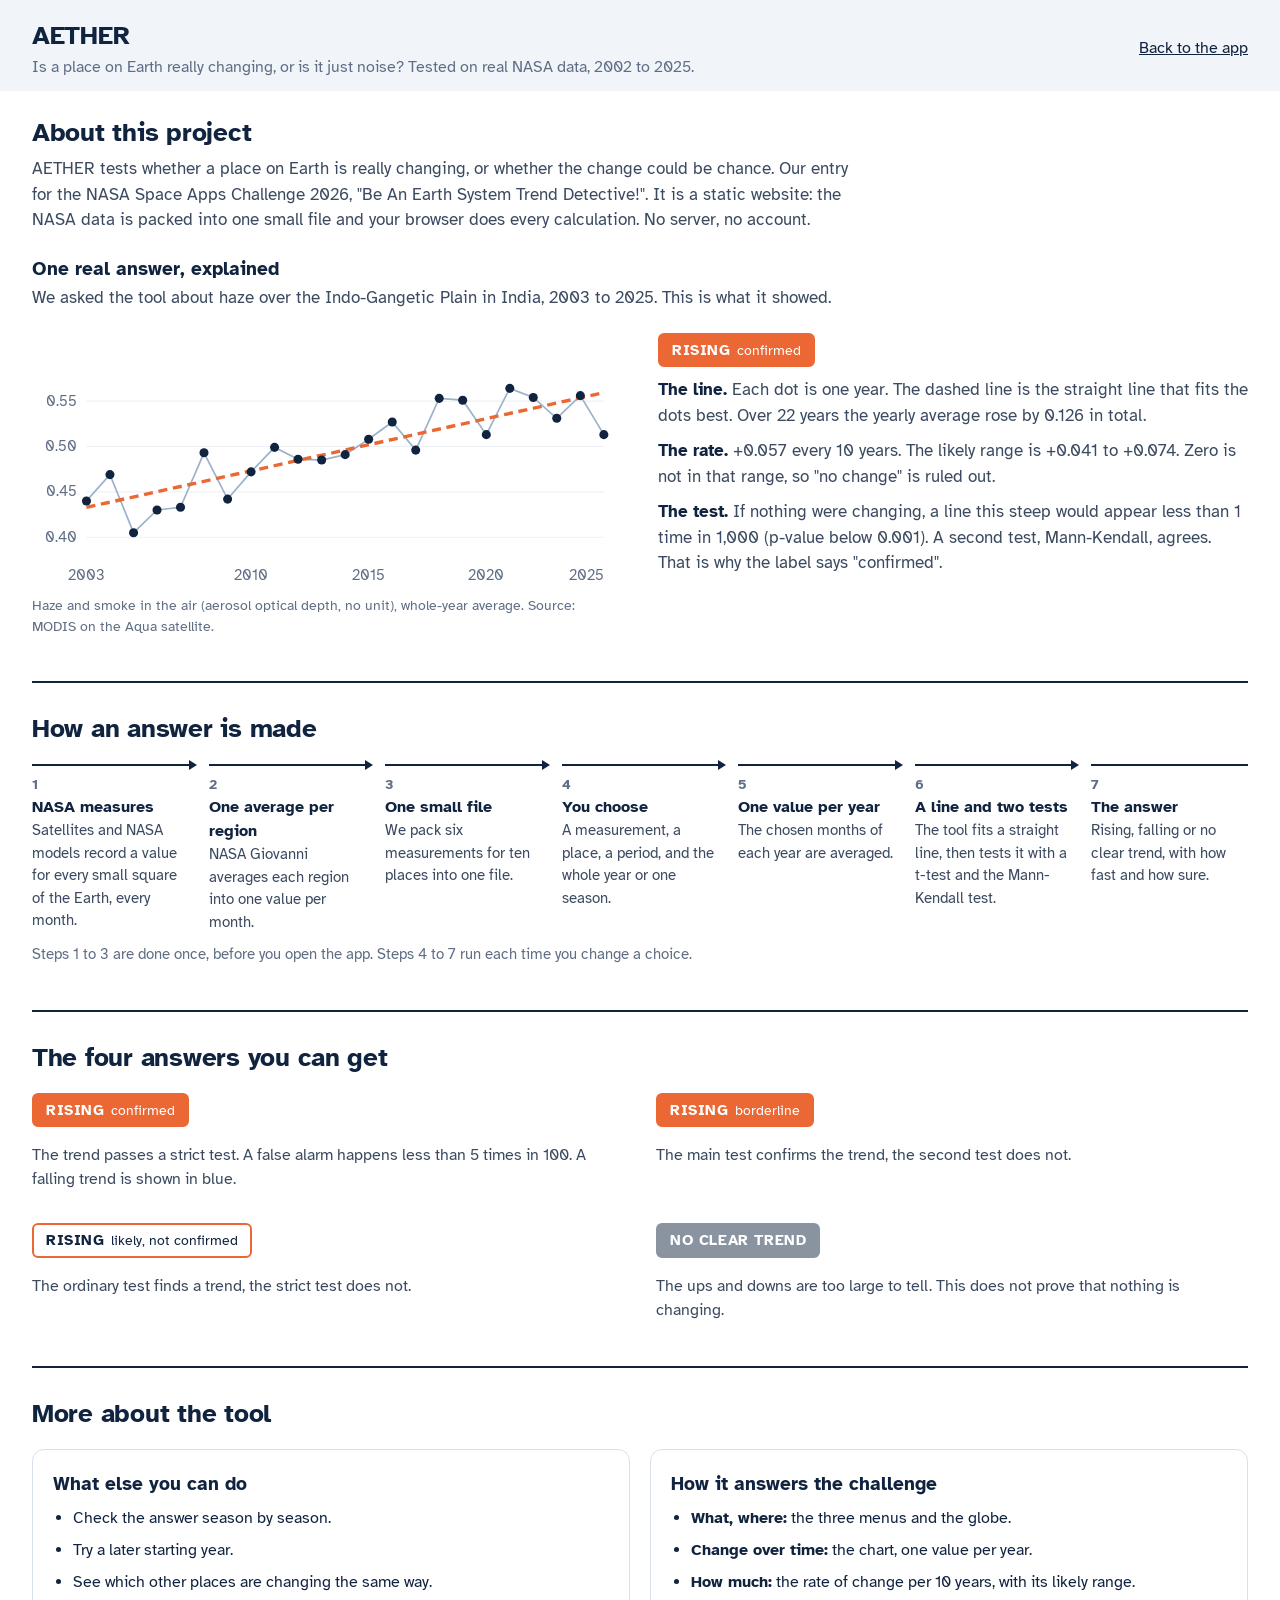
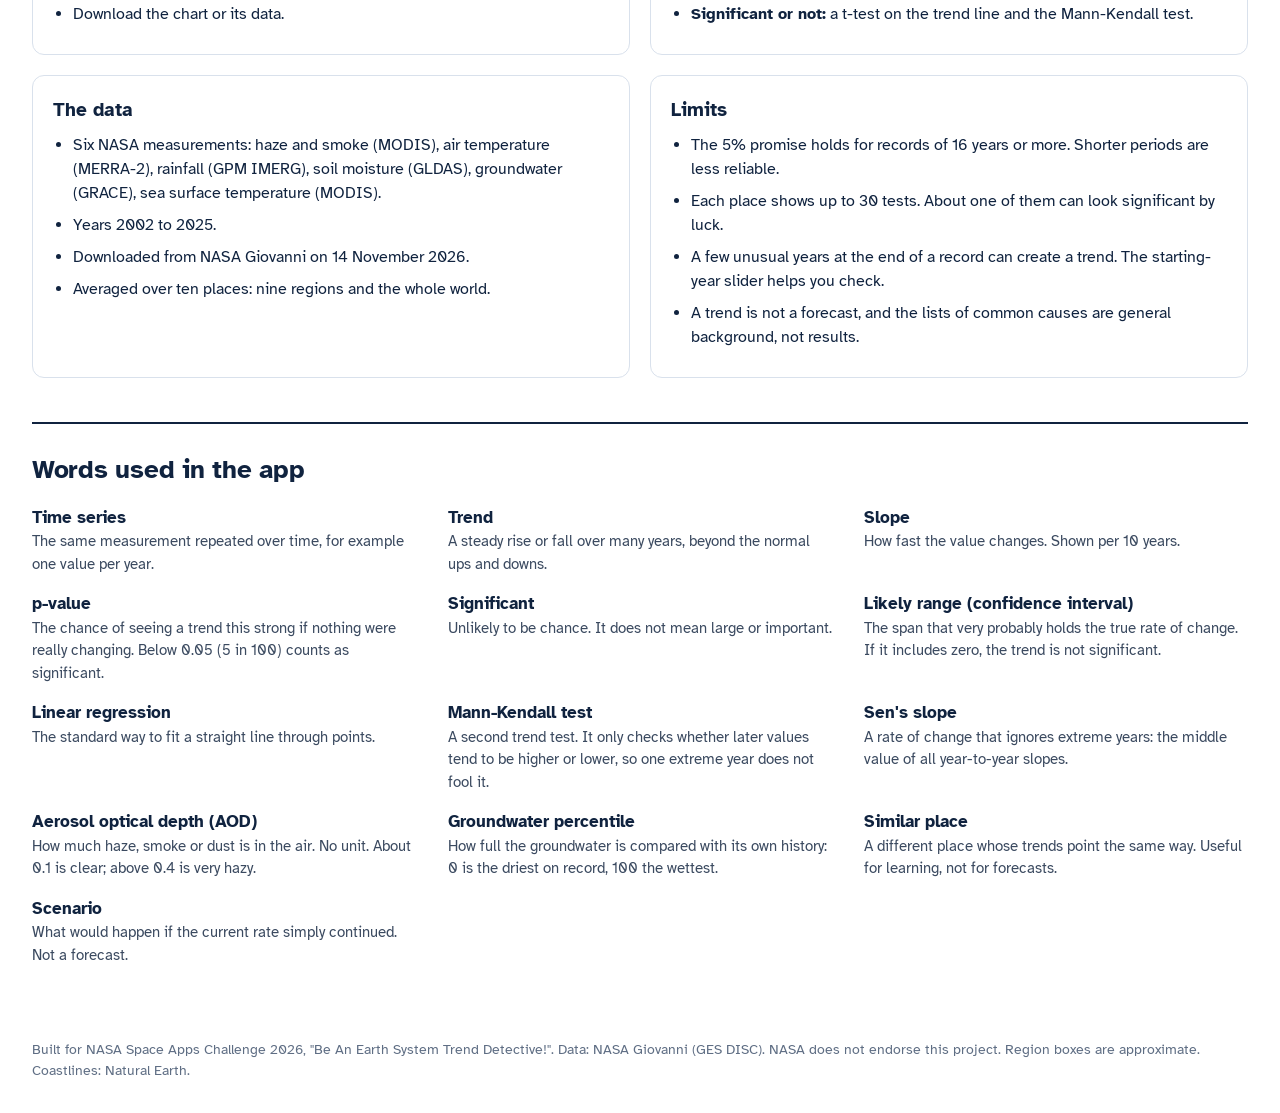
<file: about.html>
<!doctype html>
<html lang="en">
<head>
<meta charset="utf-8">
<link rel="icon" href="data:,">
<meta name="viewport" content="width=device-width, initial-scale=1">
<title>About AETHER</title>
<link rel="preconnect" href="https://fonts.googleapis.com"><link rel="preconnect" href="https://fonts.gstatic.com" crossorigin>
<link href="https://fonts.googleapis.com/css2?family=Atkinson+Hyperlegible:wght@400;700&display=swap" rel="stylesheet">
<link rel="stylesheet" href="styles.css">
<link rel="stylesheet" href="layout.css">
<style>
/* Built from the app's own classes (.cols, .deeper, .gloss, .two, .vlabel, .card); layout.css gives the shared header and page edges (--gut). */
.about{padding:22px var(--gut) 48px}
/* the little this page adds to the shared styles */
.title{font-size:26px;letter-spacing:-.01em;margin-bottom:4px}
.intro{color:var(--ink-2);max-width:75ch;margin-bottom:22px}
.h{font-size:19px;margin-bottom:2px}
.about .vlabel{font-size:15px;padding:4px 12px}
.deeper > h2{margin-bottom:16px}
.tw{overflow-x:auto;max-width:1100px;margin-bottom:30px}
.h + ul{max-width:75ch}
.boxed{gap:20px}.boxed h3{margin-bottom:8px}   /* each headed section sits in the app's .card box */
/* the workflow: a real sequence, so the steps are numbered and joined by a line with an arrowhead */
.flow{list-style:none;margin:14px 0 10px;padding:0;display:grid;grid-template-columns:repeat(auto-fit,minmax(150px,1fr));gap:24px 20px;counter-reset:s}
.flow li{position:relative;border-top:2px solid var(--ink);padding-top:8px;counter-increment:s;font-size:15px;color:var(--ink-2)}
.flow li::before{content:counter(s);display:block;font-size:14px;font-weight:700;color:var(--muted)}
.flow li:not(:last-child)::after{content:"";position:absolute;top:-6px;right:-13px;border:5px solid transparent;border-left:8px solid var(--ink)}
.flow b{display:block;font-size:16px;color:var(--ink)}
.flownote{font-size:15px;color:var(--muted)}
.h + .flow + .flownote{margin-bottom:30px}
.about th{background:var(--tint)}
.about td{vertical-align:top;color:var(--ink-2)}.about td b{color:var(--ink)}
.eg{align-items:start}
.eg p{color:var(--ink-2);max-width:60ch}.eg p + p{margin-top:10px}.eg b{color:var(--ink)}
figure{margin:0;min-width:0}
figcaption{font-size:14px;color:var(--muted);margin-top:4px}
.chart{display:block;width:100%;height:auto;font-size:13px;fill:var(--ink)}
.chart text{fill:var(--muted)}
@media (max-width:700px){.chart{font-size:18px}}   /* the chart shrinks on phones; keep its labels readable */
</style>
</head>
<body>
<header>
  <div><h1>AETHER</h1><p>Is a place on Earth really changing, or is it just noise? Tested on real NASA data, 2002 to 2025.</p></div>
  <nav aria-label="More"><a href="index.html">Back to the app</a></nav>
</header>
<main>
<div class="about">
  <h2 class="title">About this project</h2>
  <p class="intro">AETHER tests whether a place on Earth is really changing, or whether the change could be chance. Our entry for the NASA Space Apps Challenge 2026, "Be An Earth System Trend Detective!". It is a static website: the NASA data is packed into one small file and your browser does every calculation. No server, no account.</p>
  <h3 class="h">One real answer, explained</h3>
  <p class="intro">We asked the tool about haze over the Indo-Gangetic Plain in India, 2003 to 2025. This is what it showed.</p>
  <!-- Real result: stats.js analyze('igp','aod','ALL',2002,2025) on data/regions.json. -->
  <div class="two eg">
    <figure>
      <svg class="chart" viewBox="0 0 520 228" role="img" aria-label="Chart: haze over the Indo-Gangetic Plain, one point per year from 2003 to 2025, rising from about 0.43 to about 0.56 along a dashed trend line.">
      <line x1="48" x2="504" y1="180.0" y2="180.0" stroke="#EDF1F6"/><text x="40" y="184.0" text-anchor="end">0.40</text>
      <line x1="48" x2="504" y1="140.0" y2="140.0" stroke="#EDF1F6"/><text x="40" y="144.0" text-anchor="end">0.45</text>
      <line x1="48" x2="504" y1="100.0" y2="100.0" stroke="#EDF1F6"/><text x="40" y="104.0" text-anchor="end">0.50</text>
      <line x1="48" x2="504" y1="60.0" y2="60.0" stroke="#EDF1F6"/><text x="40" y="64.0" text-anchor="end">0.55</text>
      <text x="48.0" y="218" text-anchor="middle">2003</text><text x="193.1" y="218" text-anchor="middle">2010</text><text x="296.7" y="218" text-anchor="middle">2015</text><text x="400.4" y="218" text-anchor="middle">2020</text><text x="504.0" y="218" text-anchor="end">2025</text>
      <polyline fill="none" stroke="#9DB2C9" stroke-width="1.5" points="48.0,148.0 68.7,124.8 89.5,176.0 110.2,156.0 130.9,153.6 151.6,105.6 172.4,146.4 193.1,122.4 213.8,100.8 234.5,111.2 255.3,112.0 276.0,107.2 296.7,93.6 317.5,78.4 338.2,103.2 358.9,57.6 379.6,59.2 400.4,89.6 421.1,48.8 441.8,56.8 462.5,75.2 483.3,55.2 504.0,89.6"/>
      <line x1="48.0" y1="153.7" x2="504.0" y2="52.5" stroke="#eb6834" stroke-width="3" stroke-dasharray="8 5"/>
      <circle cx="48.0" cy="148.0" r="4"/><circle cx="68.7" cy="124.8" r="4"/><circle cx="89.5" cy="176.0" r="4"/><circle cx="110.2" cy="156.0" r="4"/><circle cx="130.9" cy="153.6" r="4"/><circle cx="151.6" cy="105.6" r="4"/><circle cx="172.4" cy="146.4" r="4"/><circle cx="193.1" cy="122.4" r="4"/><circle cx="213.8" cy="100.8" r="4"/><circle cx="234.5" cy="111.2" r="4"/><circle cx="255.3" cy="112.0" r="4"/><circle cx="276.0" cy="107.2" r="4"/><circle cx="296.7" cy="93.6" r="4"/><circle cx="317.5" cy="78.4" r="4"/><circle cx="338.2" cy="103.2" r="4"/><circle cx="358.9" cy="57.6" r="4"/><circle cx="379.6" cy="59.2" r="4"/><circle cx="400.4" cy="89.6" r="4"/><circle cx="421.1" cy="48.8" r="4"/><circle cx="441.8" cy="56.8" r="4"/><circle cx="462.5" cy="75.2" r="4"/><circle cx="483.3" cy="55.2" r="4"/><circle cx="504.0" cy="89.6" r="4"/>
    </svg>
      <figcaption>Haze and smoke in the air (aerosol optical depth, no unit), whole-year average. Source: MODIS on the Aqua satellite.</figcaption>
    </figure>
    <div>
      <span class="vlabel" style="--c:var(--up)">RISING<small>confirmed</small></span>
      <p><b>The line.</b> Each dot is one year. The dashed line is the straight line that fits the dots best. Over 22 years the yearly average rose by 0.126 in total.</p>
      <p><b>The rate.</b> +0.057 every 10 years. The likely range is +0.041 to +0.074. Zero is not in that range, so "no change" is ruled out.</p>
      <p><b>The test.</b> If nothing were changing, a line this steep would appear less than 1 time in 1,000 (p-value below 0.001). A second test, Mann-Kendall, agrees. That is why the label says "confirmed".</p>
    </div>
  </div>
  <div class="deeper">
    <h2>How an answer is made</h2>
    <ol class="flow">
      <li><b>NASA measures</b>Satellites and NASA models record a value for every small square of the Earth, every month.</li>
      <li><b>One average per region</b>NASA Giovanni averages each region into one value per month.</li>
      <li><b>One small file</b>We pack six measurements for ten places into one file.</li>
      <li><b>You choose</b>A measurement, a place, a period, and the whole year or one season.</li>
      <li><b>One value per year</b>The chosen months of each year are averaged.</li>
      <li><b>A line and two tests</b>The tool fits a straight line, then tests it with a t-test and the Mann-Kendall test.</li>
      <li><b>The answer</b>Rising, falling or no clear trend, with how fast and how sure.</li>
    </ol>
    <p class="flownote">Steps 1 to 3 are done once, before you open the app. Steps 4 to 7 run each time you change a choice.</p>
  </div>
  <div class="deeper">
    <h2>The four answers you can get</h2>
    <div class="cols">
      <section><span class="vlabel" style="--c:var(--up)">RISING<small>confirmed</small></span><p class="story">The trend passes a strict test. A false alarm happens less than 5 times in 100. A falling trend is shown in blue.</p></section>
      <section><span class="vlabel" style="--c:var(--up)">RISING<small>borderline</small></span><p class="story">The main test confirms the trend, the second test does not.</p></section>
      <section><span class="vlabel likely" style="--c:var(--up)">RISING<small>likely, not confirmed</small></span><p class="story">The ordinary test finds a trend, the strict test does not.</p></section>
      <section><span class="vlabel" style="--c:var(--flat)">NO CLEAR TREND</span><p class="story">The ups and downs are too large to tell. This does not prove that nothing is changing.</p></section>
    </div>
  </div>
  <div class="deeper">
    <h2>More about the tool</h2>
    <div class="cols boxed">
        <section class="card"><h3>What else you can do</h3><ul class="clean"><li>Check the answer season by season.</li><li>Try a later starting year.</li><li>See which other places are changing the same way.</li><li>Download the chart or its data.</li></ul></section>
        <section class="card"><h3>How it answers the challenge</h3><ul class="clean"><li><b>What, where:</b> the three menus and the globe.</li><li><b>Change over time:</b> the chart, one value per year.</li><li><b>How much:</b> the rate of change per 10 years, with its likely range.</li><li><b>Significant or not:</b> a t-test on the trend line and the Mann-Kendall test.</li></ul></section>
        <section class="card"><h3>The data</h3><ul class="clean"><li>Six NASA measurements: haze and smoke (MODIS), air temperature (MERRA-2), rainfall (GPM IMERG), soil moisture (GLDAS), groundwater (GRACE), sea surface temperature (MODIS).</li><li>Years 2002 to 2025.</li><li>Downloaded from NASA Giovanni on 14 November 2026.</li><li>Averaged over ten places: nine regions and the whole world.</li></ul></section>
        <section class="card"><h3>Limits</h3><ul class="clean"><li>The 5% promise holds for records of 16 years or more. Shorter periods are less reliable.</li><li>Each place shows up to 30 tests. About one of them can look significant by luck.</li><li>A few unusual years at the end of a record can create a trend. The starting-year slider helps you check.</li><li>A trend is not a forecast, and the lists of common causes are general background, not results.</li></ul></section>
    </div>
  </div>
  <div class="deeper">
    <h2>Words used in the app</h2>
    <dl class="gloss">
      <div><dt>Time series</dt><dd>The same measurement repeated over time, for example one value per year.</dd></div>
      <div><dt>Trend</dt><dd>A steady rise or fall over many years, beyond the normal ups and downs.</dd></div>
      <div><dt>Slope</dt><dd>How fast the value changes. Shown per 10 years.</dd></div>
      <div><dt>p-value</dt><dd>The chance of seeing a trend this strong if nothing were really changing. Below 0.05 (5 in 100) counts as significant.</dd></div>
      <div><dt>Significant</dt><dd>Unlikely to be chance. It does not mean large or important.</dd></div>
      <div><dt>Likely range (confidence interval)</dt><dd>The span that very probably holds the true rate of change. If it includes zero, the trend is not significant.</dd></div>
      <div><dt>Linear regression</dt><dd>The standard way to fit a straight line through points.</dd></div>
      <div><dt>Mann-Kendall test</dt><dd>A second trend test. It only checks whether later values tend to be higher or lower, so one extreme year does not fool it.</dd></div>
      <div><dt>Sen's slope</dt><dd>A rate of change that ignores extreme years: the middle value of all year-to-year slopes.</dd></div>
      <div><dt>Aerosol optical depth (AOD)</dt><dd>How much haze, smoke or dust is in the air. No unit. About 0.1 is clear; above 0.4 is very hazy.</dd></div>
      <div><dt>Groundwater percentile</dt><dd>How full the groundwater is compared with its own history: 0 is the driest on record, 100 the wettest.</dd></div>
      <div><dt>Similar place</dt><dd>A different place whose trends point the same way. Useful for learning, not for forecasts.</dd></div>
      <div><dt>Scenario</dt><dd>What would happen if the current rate simply continued. Not a forecast.</dd></div>
    </dl>
  </div>
</div>
</main>
<footer>Built for NASA Space Apps Challenge 2026, "Be An Earth System Trend Detective!". Data: NASA Giovanni (GES DISC). NASA does not endorse this project. Region boxes are approximate. Coastlines: Natural Earth.</footer>
</body>
</html>
</file>
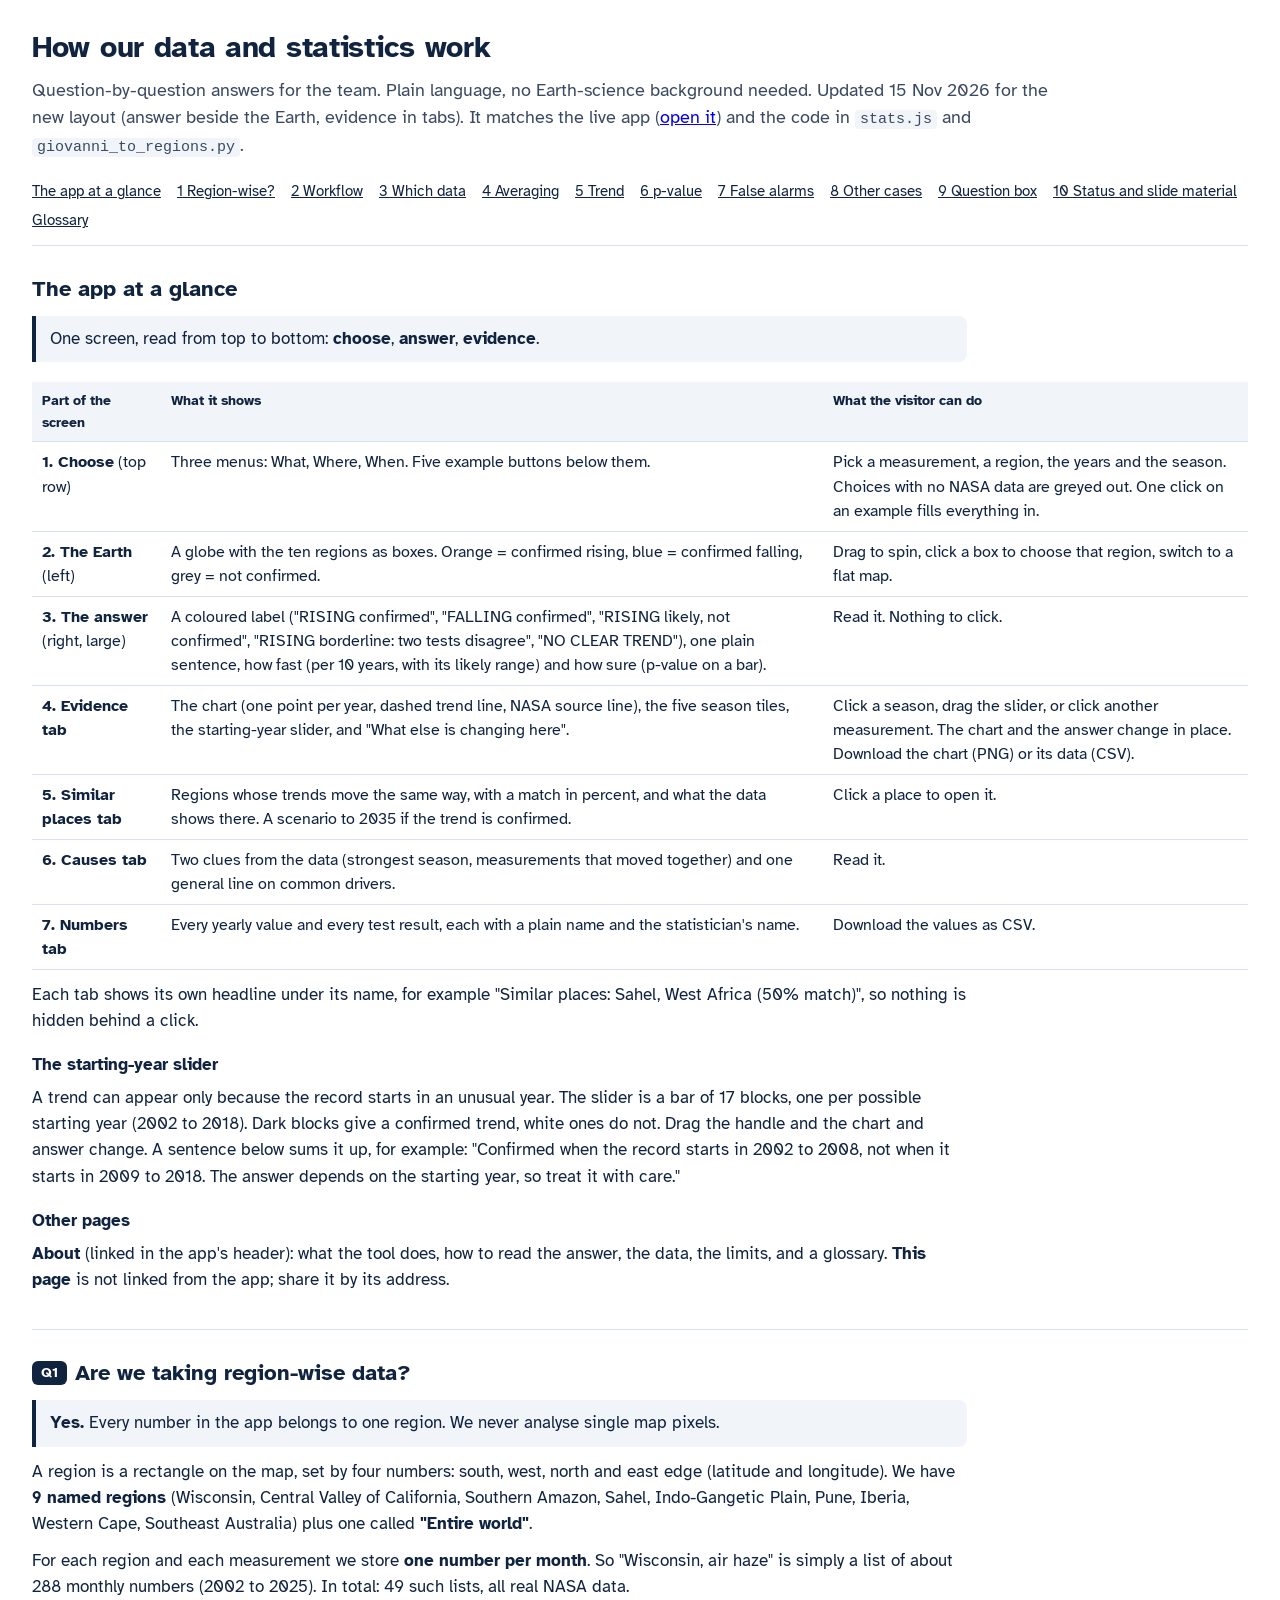
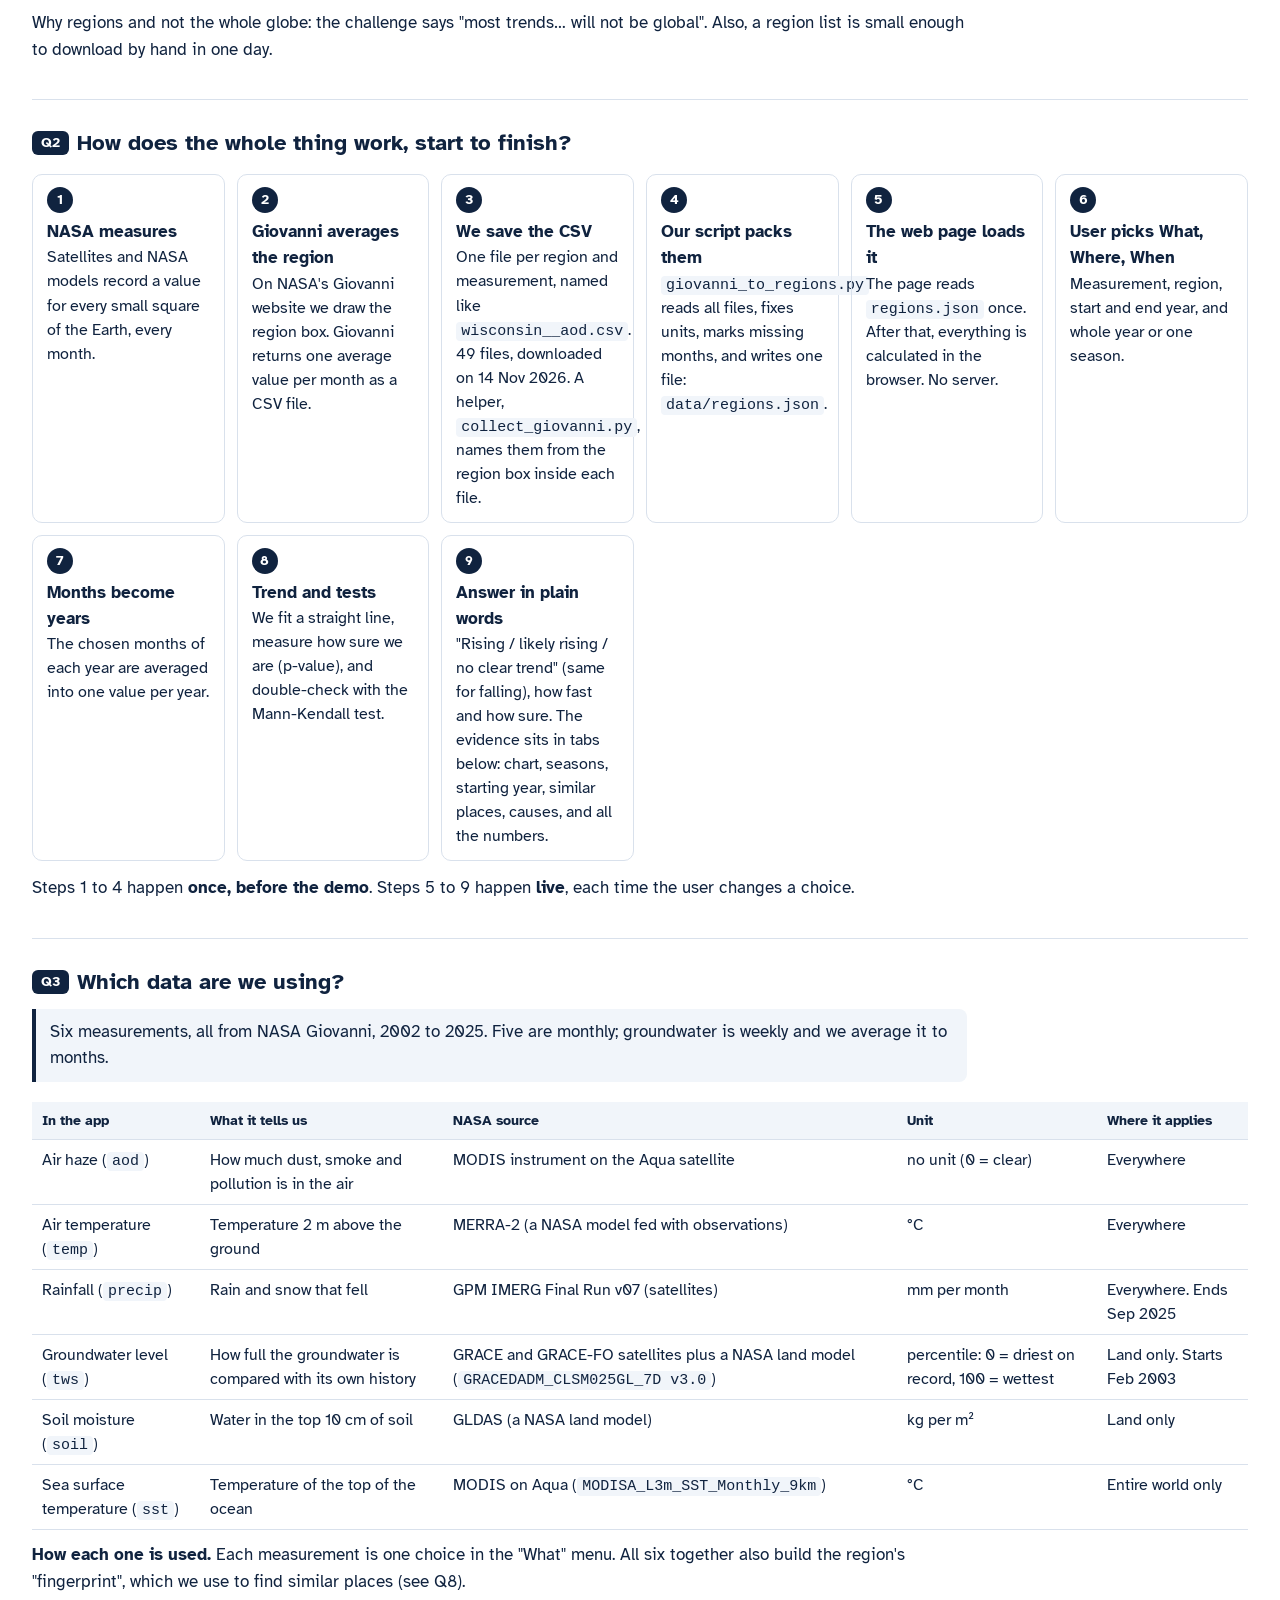
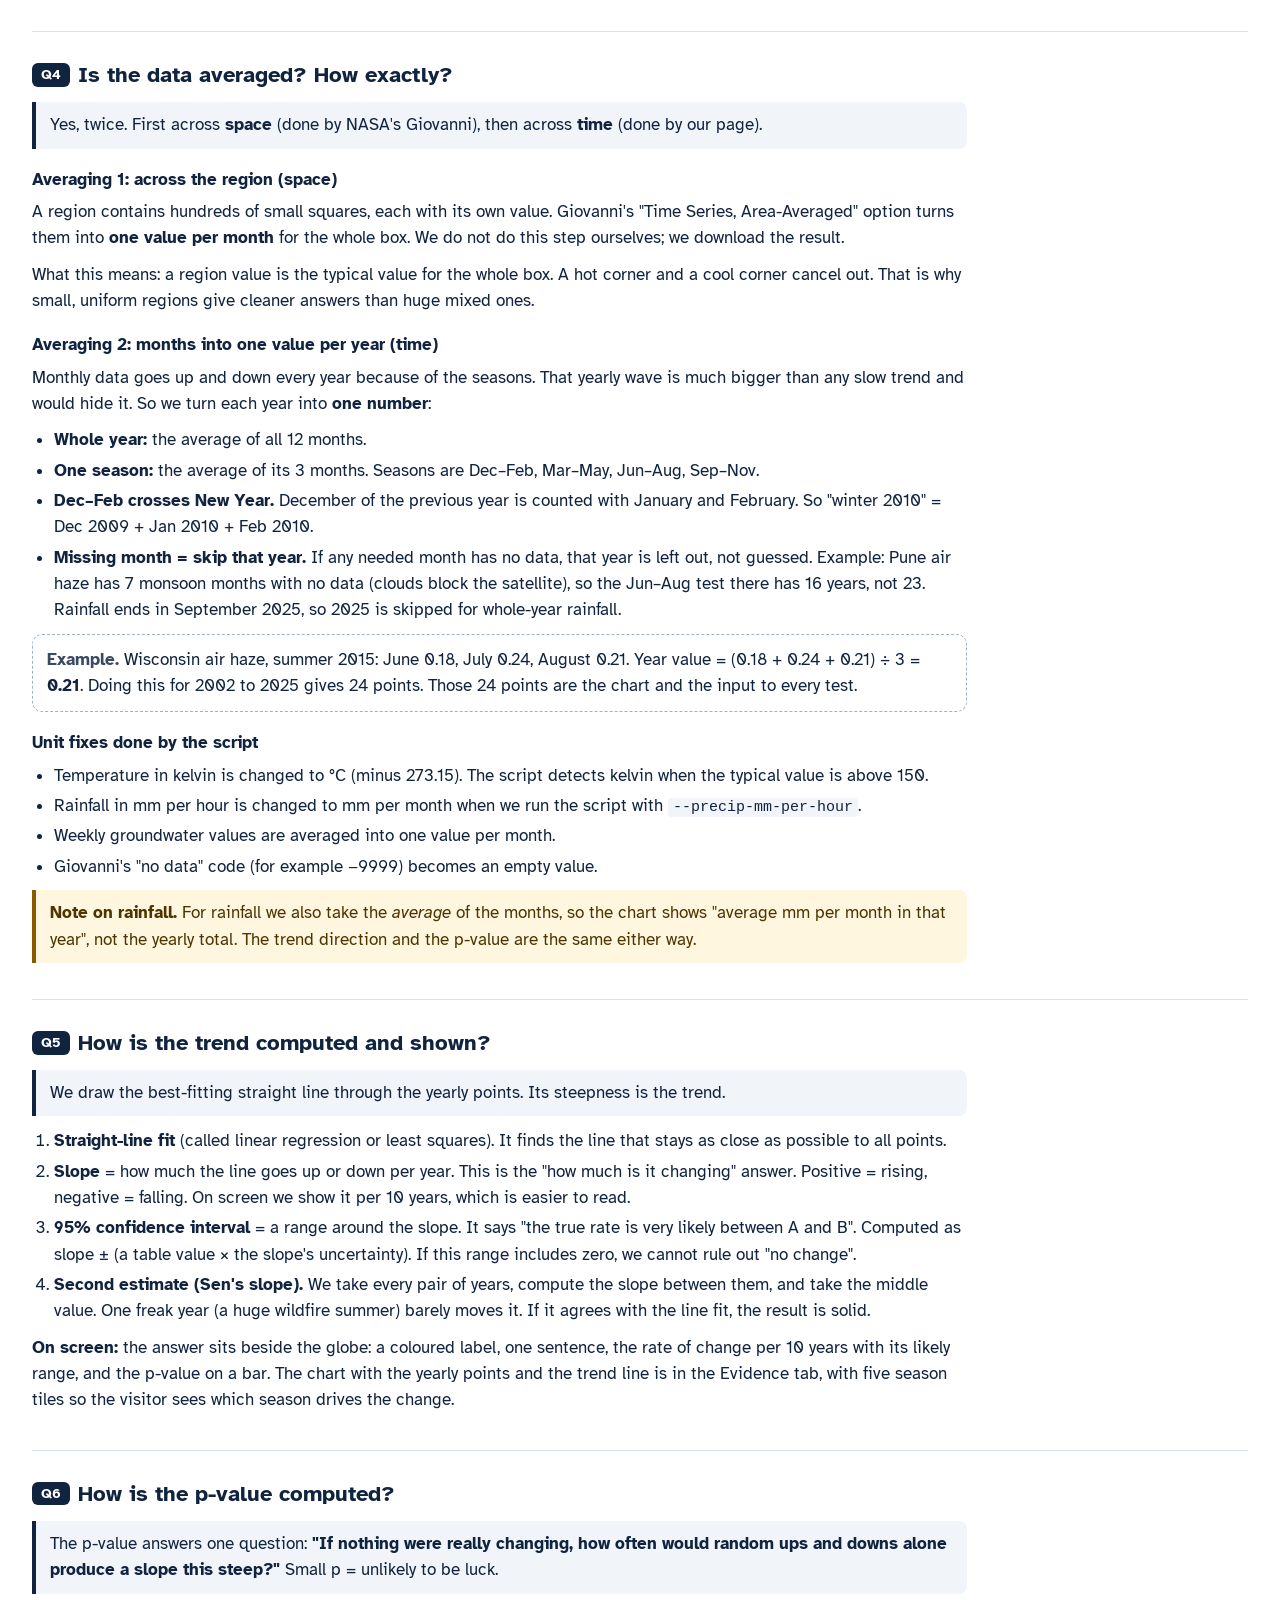
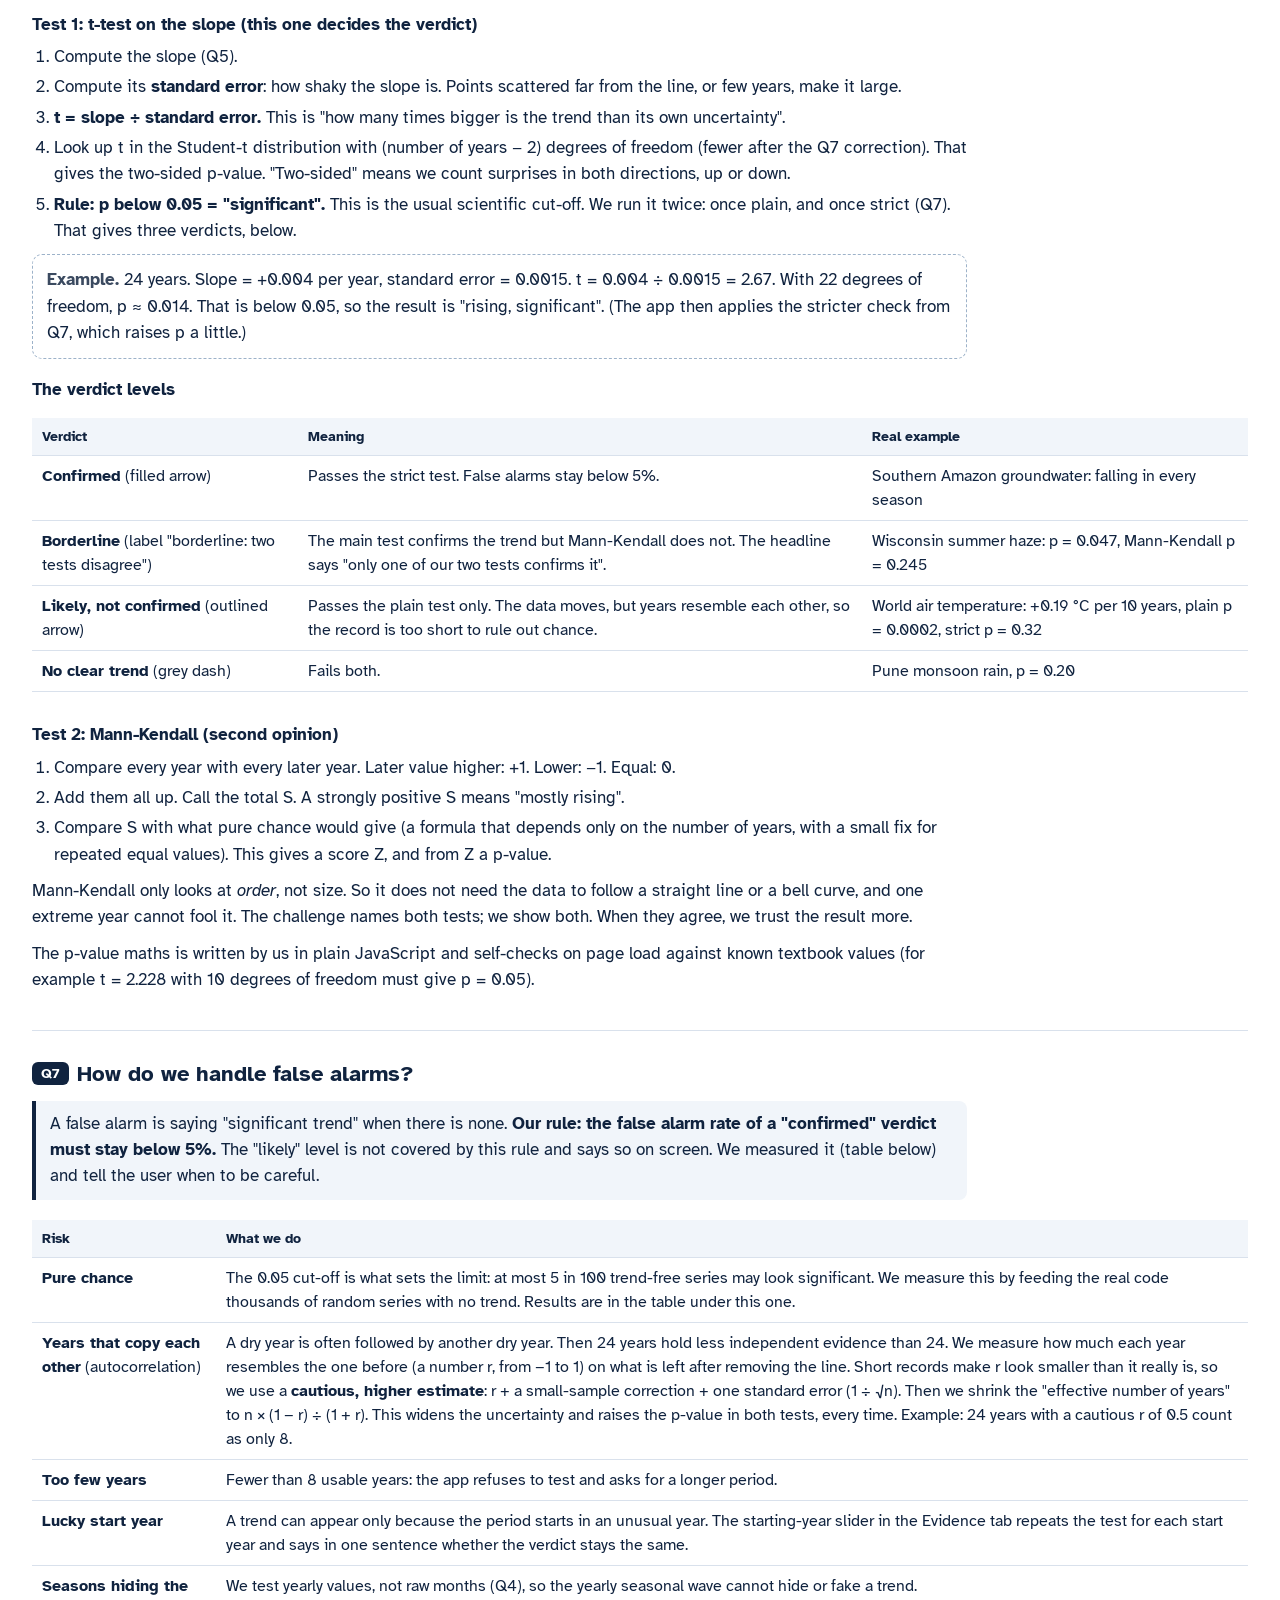
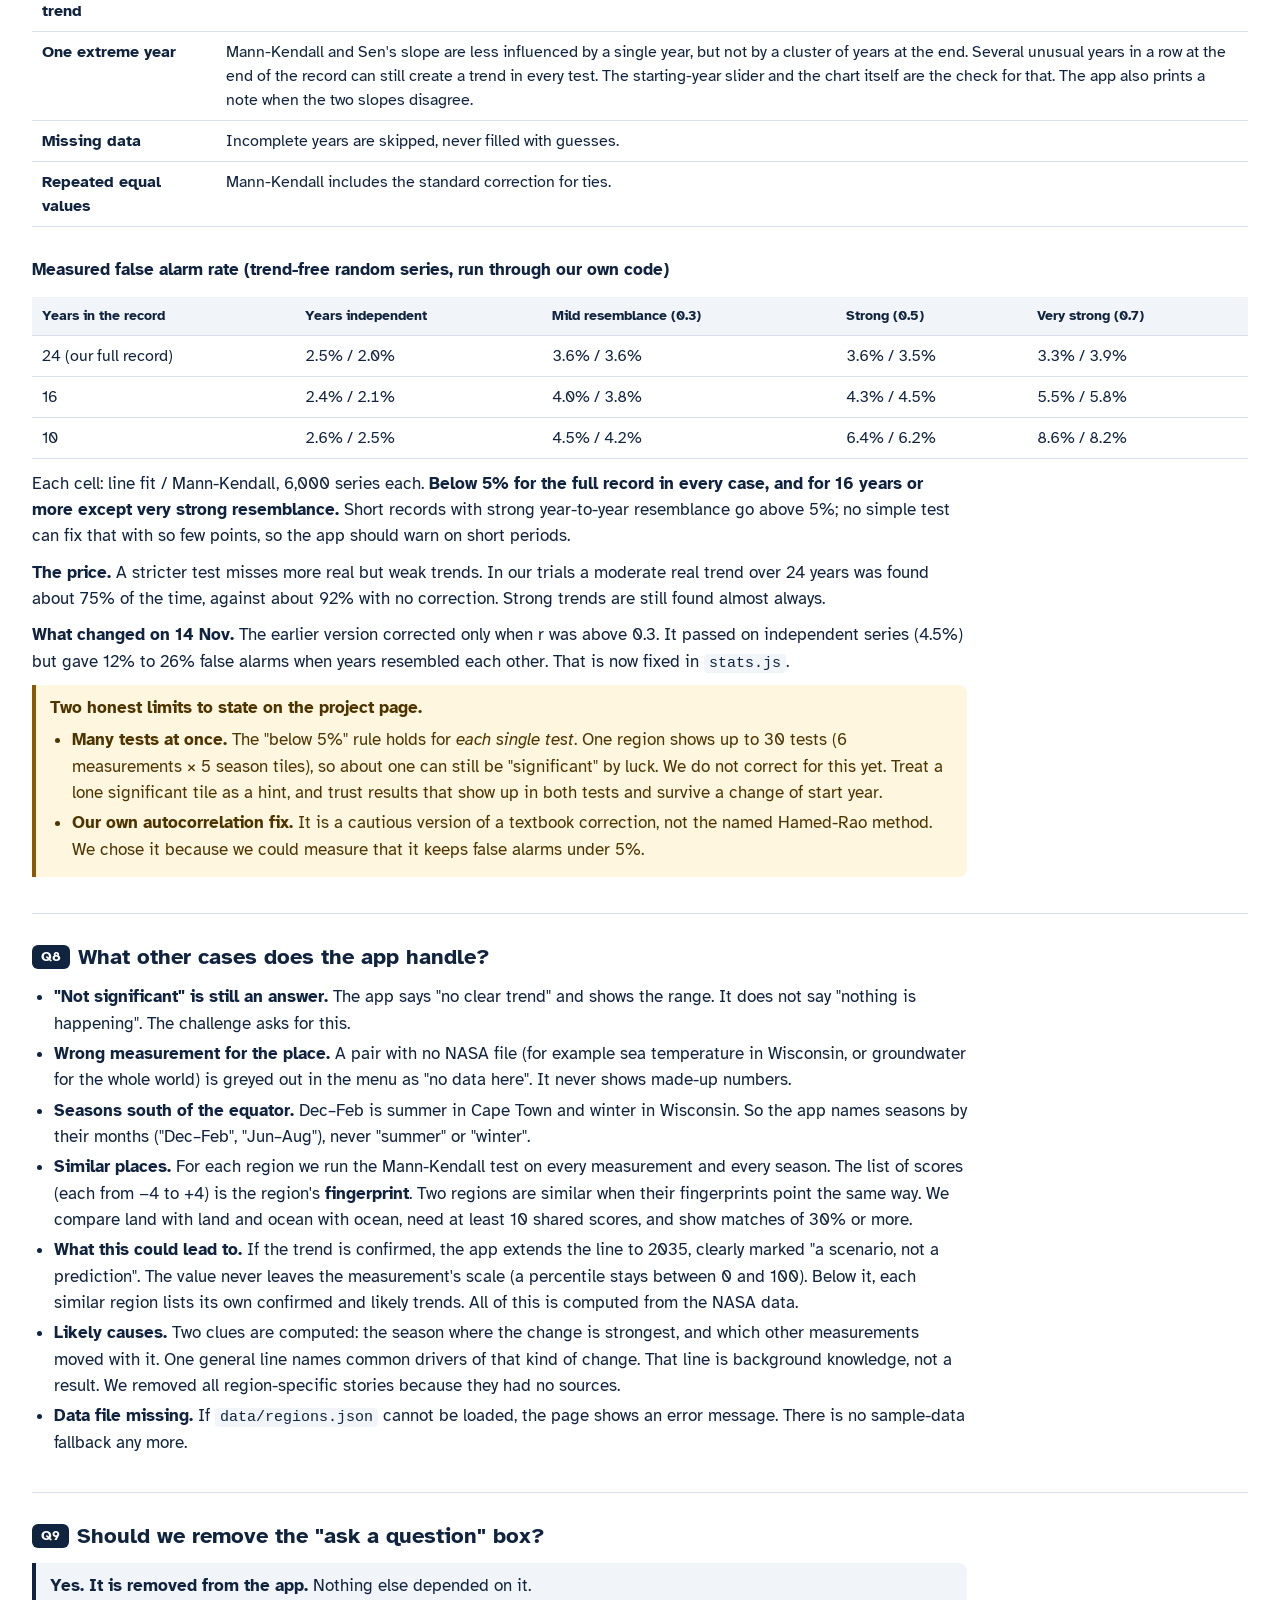
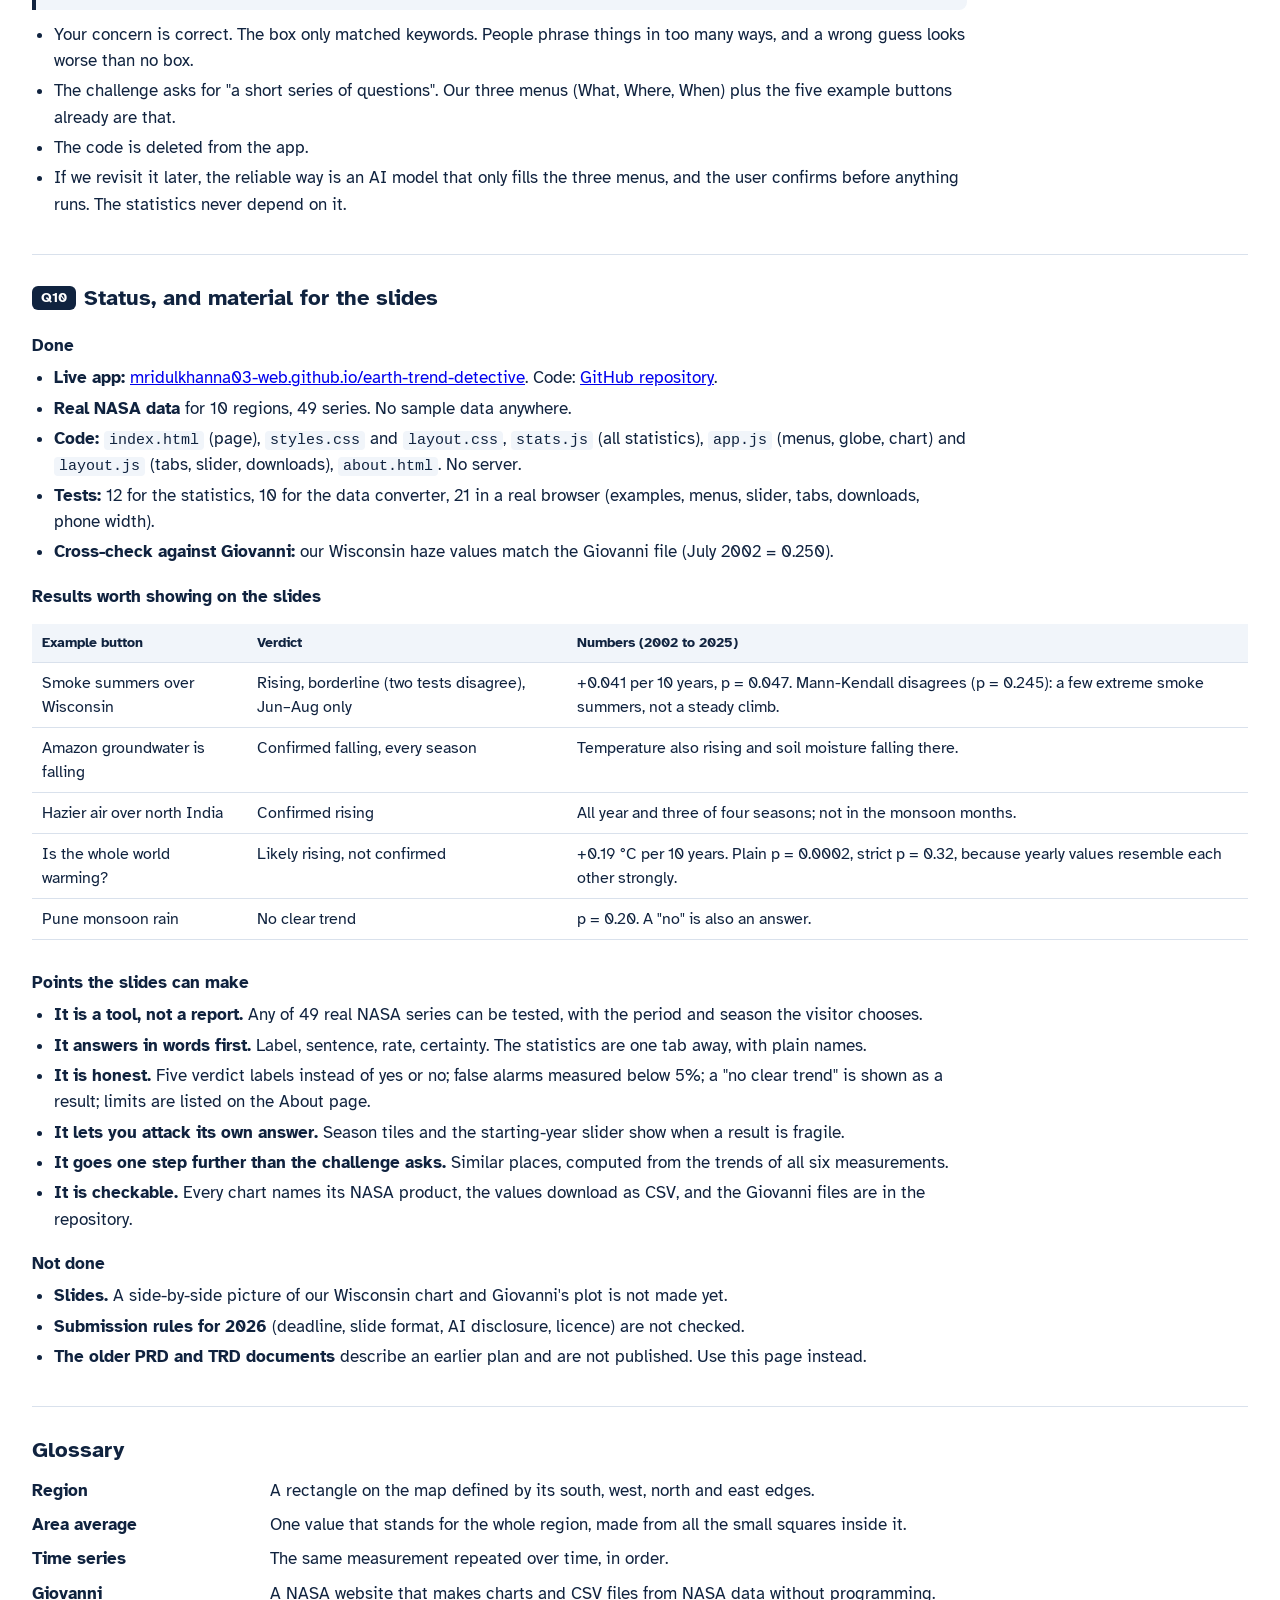
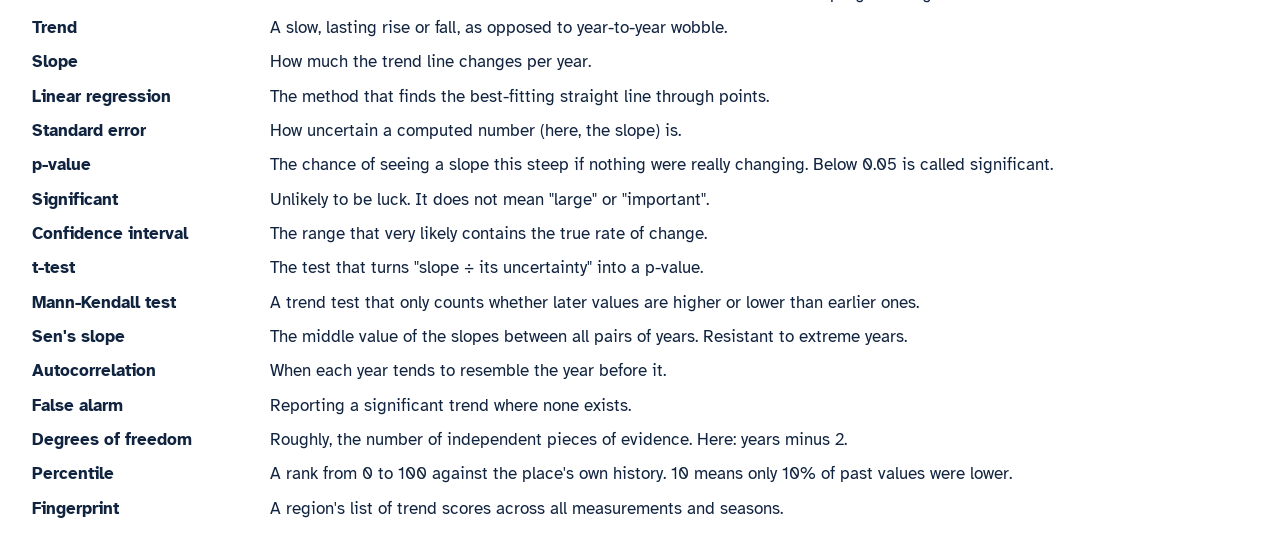
<file: how_it_works.html>
<!doctype html>
<html lang="en">
<head>
<meta charset="utf-8">
<link rel="icon" href="data:,">
<meta name="viewport" content="width=device-width,initial-scale=1">
<title>How our data and statistics work</title>
<link href="https://fonts.googleapis.com/css2?family=Atkinson+Hyperlegible:wght@400;700&display=swap" rel="stylesheet">
<style>
:root{--ink:#10233F;--ink-2:#3B4A60;--muted:#5F6E84;--line:#D9E1EC;--tint:#F1F5FA;--up:#eb6834;--down:#2a78d6;--amber:#8A5A00;--amber-bg:#FFF6DF}
*{box-sizing:border-box}
body{margin:0;background:#fff;color:var(--ink);font:17px/1.55 "Atkinson Hyperlegible",system-ui,-apple-system,"Segoe UI",sans-serif}
header,main{padding:0 32px}
header{padding-top:24px;padding-bottom:8px}
h1{font-size:30px;margin:0 0 6px;letter-spacing:-.01em}
h2{font-size:22px;margin:0 0 10px;text-wrap:balance}
h3{font-size:17px;margin:18px 0 6px}
p{margin:0 0 10px;max-width:85ch}
ul,ol{margin:0 0 10px;padding-left:22px;max-width:85ch}
li{margin-bottom:4px}
code{font:15px ui-monospace,Menlo,Consolas,monospace;background:var(--tint);padding:1px 5px;border-radius:4px}
.lead{color:var(--ink-2);font-size:18px}
nav{display:flex;flex-wrap:wrap;gap:6px 16px;font-size:15px;padding:10px 0 4px}
nav a{color:var(--ink)}
section{border-top:1px solid var(--line);padding:26px 0}
.q{display:inline-block;background:var(--ink);color:#fff;border-radius:6px;padding:1px 9px;font-size:14px;font-weight:700;margin-right:8px;vertical-align:3px}
.short{background:var(--tint);border-left:4px solid var(--ink);padding:10px 14px;border-radius:0 8px 8px 0;margin-bottom:12px;max-width:85ch}
.warn{background:var(--amber-bg);border-left:4px solid var(--amber);color:#4E3500;padding:10px 14px;border-radius:0 8px 8px 0;margin:10px 0;max-width:85ch}
.flow{display:grid;grid-template-columns:repeat(auto-fit,minmax(190px,1fr));gap:12px;margin:14px 0;padding:0;list-style:none;counter-reset:s;max-width:none}
.flow li{border:1px solid var(--line);border-radius:10px;padding:12px 14px;margin:0;counter-increment:s;font-size:15.5px}
.flow li::before{content:counter(s);display:inline-grid;place-items:center;width:26px;height:26px;border-radius:50%;background:var(--ink);color:#fff;font-weight:700;font-size:14px;margin-bottom:6px}
.flow b{display:block;font-size:17px}
.tw{overflow-x:auto}
table{border-collapse:collapse;width:100%;font-size:15.5px;margin:8px 0 12px}
th,td{text-align:left;padding:8px 10px;border-bottom:1px solid var(--line);vertical-align:top}
th{background:var(--tint);font-size:14px}
td.num{font-variant-numeric:tabular-nums;white-space:nowrap}
.eg{border:1px dashed #9DB2C9;border-radius:10px;padding:12px 14px;margin:10px 0;max-width:85ch}
.eg b:first-child{color:var(--ink-2)}
dl{display:grid;grid-template-columns:minmax(150px,220px) 1fr;gap:8px 18px;margin:0;max-width:110ch}
dt{font-weight:700}dd{margin:0}
@media (max-width:700px){header,main{padding-left:16px;padding-right:16px}dl{grid-template-columns:1fr;gap:2px}dd{margin-bottom:10px}}
</style>
</head>
<body>
<header>
  <h1>How our data and statistics work</h1>
  <p class="lead">Question-by-question answers for the team. Plain language, no Earth-science background needed. Updated 15 Nov 2026 for the new layout (answer beside the Earth, evidence in tabs). It matches the live app (<a href="https://mridulkhanna03-web.github.io/earth-trend-detective/">open it</a>) and the code in <code>stats.js</code> and <code>giovanni_to_regions.py</code>.</p>
  <nav aria-label="Questions">
    <a href="#tour">The app at a glance</a><a href="#q1">1 Region-wise?</a><a href="#q2">2 Workflow</a><a href="#q3">3 Which data</a><a href="#q4">4 Averaging</a>
    <a href="#q5">5 Trend</a><a href="#q6">6 p-value</a><a href="#q7">7 False alarms</a><a href="#q8">8 Other cases</a>
    <a href="#q9">9 Question box</a><a href="#q10">10 Status and slide material</a><a href="#gloss">Glossary</a>
  </nav>
</header>
<main>

<section id="tour">
  <h2>The app at a glance</h2>
  <div class="short">One screen, read from top to bottom: <b>choose</b>, <b>answer</b>, <b>evidence</b>.</div>
  <div class="tw"><table>
    <thead><tr><th>Part of the screen</th><th>What it shows</th><th>What the visitor can do</th></tr></thead>
    <tbody>
      <tr><td><b>1. Choose</b> (top row)</td><td>Three menus: What, Where, When. Five example buttons below them.</td><td>Pick a measurement, a region, the years and the season. Choices with no NASA data are greyed out. One click on an example fills everything in.</td></tr>
      <tr><td><b>2. The Earth</b> (left)</td><td>A globe with the ten regions as boxes. Orange = confirmed rising, blue = confirmed falling, grey = not confirmed.</td><td>Drag to spin, click a box to choose that region, switch to a flat map.</td></tr>
      <tr><td><b>3. The answer</b> (right, large)</td><td>A coloured label ("RISING confirmed", "FALLING confirmed", "RISING likely, not confirmed", "RISING borderline: two tests disagree", "NO CLEAR TREND"), one plain sentence, how fast (per 10 years, with its likely range) and how sure (p-value on a bar).</td><td>Read it. Nothing to click.</td></tr>
      <tr><td><b>4. Evidence tab</b></td><td>The chart (one point per year, dashed trend line, NASA source line), the five season tiles, the starting-year slider, and "What else is changing here".</td><td>Click a season, drag the slider, or click another measurement. The chart and the answer change in place. Download the chart (PNG) or its data (CSV).</td></tr>
      <tr><td><b>5. Similar places tab</b></td><td>Regions whose trends move the same way, with a match in percent, and what the data shows there. A scenario to 2035 if the trend is confirmed.</td><td>Click a place to open it.</td></tr>
      <tr><td><b>6. Causes tab</b></td><td>Two clues from the data (strongest season, measurements that moved together) and one general line on common drivers.</td><td>Read it.</td></tr>
      <tr><td><b>7. Numbers tab</b></td><td>Every yearly value and every test result, each with a plain name and the statistician's name.</td><td>Download the values as CSV.</td></tr>
    </tbody>
  </table></div>
  <p>Each tab shows its own headline under its name, for example "Similar places: Sahel, West Africa (50% match)", so nothing is hidden behind a click.</p>
  <h3>The starting-year slider</h3>
  <p>A trend can appear only because the record starts in an unusual year. The slider is a bar of 17 blocks, one per possible starting year (2002 to 2018). Dark blocks give a confirmed trend, white ones do not. Drag the handle and the chart and answer change. A sentence below sums it up, for example: "Confirmed when the record starts in 2002 to 2008, not when it starts in 2009 to 2018. The answer depends on the starting year, so treat it with care."</p>
  <h3>Other pages</h3>
  <p><b>About</b> (linked in the app's header): what the tool does, how to read the answer, the data, the limits, and a glossary. <b>This page</b> is not linked from the app; share it by its address.</p>
</section>

<section id="q1">
  <h2><span class="q">Q1</span>Are we taking region-wise data?</h2>
  <div class="short"><b>Yes.</b> Every number in the app belongs to one region. We never analyse single map pixels.</div>
  <p>A region is a rectangle on the map, set by four numbers: south, west, north and east edge (latitude and longitude). We have <b>9 named regions</b> (Wisconsin, Central Valley of California, Southern Amazon, Sahel, Indo-Gangetic Plain, Pune, Iberia, Western Cape, Southeast Australia) plus one called <b>"Entire world"</b>.</p>
  <p>For each region and each measurement we store <b>one number per month</b>. So "Wisconsin, air haze" is simply a list of about 288 monthly numbers (2002 to 2025). In total: 49 such lists, all real NASA data.</p>
  <p>Why regions and not the whole globe: the challenge says "most trends… will not be global". Also, a region list is small enough to download by hand in one day.</p>
</section>

<section id="q2">
  <h2><span class="q">Q2</span>How does the whole thing work, start to finish?</h2>
  <ol class="flow">
    <li><b>NASA measures</b>Satellites and NASA models record a value for every small square of the Earth, every month.</li>
    <li><b>Giovanni averages the region</b>On NASA's Giovanni website we draw the region box. Giovanni returns one average value per month as a CSV file.</li>
    <li><b>We save the CSV</b>One file per region and measurement, named like <code>wisconsin__aod.csv</code>. 49 files, downloaded on 14 Nov 2026. A helper, <code>collect_giovanni.py</code>, names them from the region box inside each file.</li>
    <li><b>Our script packs them</b><code>giovanni_to_regions.py</code> reads all files, fixes units, marks missing months, and writes one file: <code>data/regions.json</code>.</li>
    <li><b>The web page loads it</b>The page reads <code>regions.json</code> once. After that, everything is calculated in the browser. No server.</li>
    <li><b>User picks What, Where, When</b>Measurement, region, start and end year, and whole year or one season.</li>
    <li><b>Months become years</b>The chosen months of each year are averaged into one value per year.</li>
    <li><b>Trend and tests</b>We fit a straight line, measure how sure we are (p-value), and double-check with the Mann-Kendall test.</li>
    <li><b>Answer in plain words</b>"Rising / likely rising / no clear trend" (same for falling), how fast and how sure. The evidence sits in tabs below: chart, seasons, starting year, similar places, causes, and all the numbers.</li>
  </ol>
  <p>Steps 1 to 4 happen <b>once, before the demo</b>. Steps 5 to 9 happen <b>live</b>, each time the user changes a choice.</p>
</section>

<section id="q3">
  <h2><span class="q">Q3</span>Which data are we using?</h2>
  <div class="short">Six measurements, all from NASA Giovanni, 2002 to 2025. Five are monthly; groundwater is weekly and we average it to months.</div>
  <div class="tw"><table>
    <thead><tr><th>In the app</th><th>What it tells us</th><th>NASA source</th><th>Unit</th><th>Where it applies</th></tr></thead>
    <tbody>
      <tr><td>Air haze (<code>aod</code>)</td><td>How much dust, smoke and pollution is in the air</td><td>MODIS instrument on the Aqua satellite</td><td>no unit (0 = clear)</td><td>Everywhere</td></tr>
      <tr><td>Air temperature (<code>temp</code>)</td><td>Temperature 2 m above the ground</td><td>MERRA-2 (a NASA model fed with observations)</td><td>°C</td><td>Everywhere</td></tr>
      <tr><td>Rainfall (<code>precip</code>)</td><td>Rain and snow that fell</td><td>GPM IMERG Final Run v07 (satellites)</td><td>mm per month</td><td>Everywhere. Ends Sep 2025</td></tr>
      <tr><td>Groundwater level (<code>tws</code>)</td><td>How full the groundwater is compared with its own history</td><td>GRACE and GRACE-FO satellites plus a NASA land model (<code>GRACEDADM_CLSM025GL_7D v3.0</code>)</td><td>percentile: 0 = driest on record, 100 = wettest</td><td>Land only. Starts Feb 2003</td></tr>
      <tr><td>Soil moisture (<code>soil</code>)</td><td>Water in the top 10 cm of soil</td><td>GLDAS (a NASA land model)</td><td>kg per m²</td><td>Land only</td></tr>
      <tr><td>Sea surface temperature (<code>sst</code>)</td><td>Temperature of the top of the ocean</td><td>MODIS on Aqua (<code>MODISA_L3m_SST_Monthly_9km</code>)</td><td>°C</td><td>Entire world only</td></tr>
    </tbody>
  </table></div>
  <p><b>How each one is used.</b> Each measurement is one choice in the "What" menu. All six together also build the region's "fingerprint", which we use to find similar places (see Q8).</p>
</section>

<section id="q4">
  <h2><span class="q">Q4</span>Is the data averaged? How exactly?</h2>
  <div class="short">Yes, twice. First across <b>space</b> (done by NASA's Giovanni), then across <b>time</b> (done by our page).</div>

  <h3>Averaging 1: across the region (space)</h3>
  <p>A region contains hundreds of small squares, each with its own value. Giovanni's "Time Series, Area-Averaged" option turns them into <b>one value per month</b> for the whole box. We do not do this step ourselves; we download the result.</p>
  <p>What this means: a region value is the typical value for the whole box. A hot corner and a cool corner cancel out. That is why small, uniform regions give cleaner answers than huge mixed ones.</p>

  <h3>Averaging 2: months into one value per year (time)</h3>
  <p>Monthly data goes up and down every year because of the seasons. That yearly wave is much bigger than any slow trend and would hide it. So we turn each year into <b>one number</b>:</p>
  <ul>
    <li><b>Whole year:</b> the average of all 12 months.</li>
    <li><b>One season:</b> the average of its 3 months. Seasons are Dec–Feb, Mar–May, Jun–Aug, Sep–Nov.</li>
    <li><b>Dec–Feb crosses New Year.</b> December of the previous year is counted with January and February. So "winter 2010" = Dec 2009 + Jan 2010 + Feb 2010.</li>
    <li><b>Missing month = skip that year.</b> If any needed month has no data, that year is left out, not guessed. Example: Pune air haze has 7 monsoon months with no data (clouds block the satellite), so the Jun–Aug test there has 16 years, not 23. Rainfall ends in September 2025, so 2025 is skipped for whole-year rainfall.</li>
  </ul>
  <div class="eg"><b>Example.</b> Wisconsin air haze, summer 2015: June 0.18, July 0.24, August 0.21. Year value = (0.18 + 0.24 + 0.21) ÷ 3 = <b>0.21</b>. Doing this for 2002 to 2025 gives 24 points. Those 24 points are the chart and the input to every test.</div>

  <h3>Unit fixes done by the script</h3>
  <ul>
    <li>Temperature in kelvin is changed to °C (minus 273.15). The script detects kelvin when the typical value is above 150.</li>
    <li>Rainfall in mm per hour is changed to mm per month when we run the script with <code>--precip-mm-per-hour</code>.</li>
    <li>Weekly groundwater values are averaged into one value per month.</li>
    <li>Giovanni's "no data" code (for example −9999) becomes an empty value.</li>
  </ul>
  <div class="warn"><b>Note on rainfall.</b> For rainfall we also take the <i>average</i> of the months, so the chart shows "average mm per month in that year", not the yearly total. The trend direction and the p-value are the same either way.</div>
</section>

<section id="q5">
  <h2><span class="q">Q5</span>How is the trend computed and shown?</h2>
  <div class="short">We draw the best-fitting straight line through the yearly points. Its steepness is the trend.</div>
  <ol>
    <li><b>Straight-line fit</b> (called linear regression or least squares). It finds the line that stays as close as possible to all points.</li>
    <li><b>Slope</b> = how much the line goes up or down per year. This is the "how much is it changing" answer. Positive = rising, negative = falling. On screen we show it per 10 years, which is easier to read.</li>
    <li><b>95% confidence interval</b> = a range around the slope. It says "the true rate is very likely between A and B". Computed as slope ± (a table value × the slope's uncertainty). If this range includes zero, we cannot rule out "no change".</li>
    <li><b>Second estimate (Sen's slope).</b> We take every pair of years, compute the slope between them, and take the middle value. One freak year (a huge wildfire summer) barely moves it. If it agrees with the line fit, the result is solid.</li>
  </ol>
  <p><b>On screen:</b> the answer sits beside the globe: a coloured label, one sentence, the rate of change per 10 years with its likely range, and the p-value on a bar. The chart with the yearly points and the trend line is in the Evidence tab, with five season tiles so the visitor sees which season drives the change.</p>
</section>

<section id="q6">
  <h2><span class="q">Q6</span>How is the p-value computed?</h2>
  <div class="short">The p-value answers one question: <b>"If nothing were really changing, how often would random ups and downs alone produce a slope this steep?"</b> Small p = unlikely to be luck.</div>

  <h3>Test 1: t-test on the slope (this one decides the verdict)</h3>
  <ol>
    <li>Compute the slope (Q5).</li>
    <li>Compute its <b>standard error</b>: how shaky the slope is. Points scattered far from the line, or few years, make it large.</li>
    <li><b>t = slope ÷ standard error.</b> This is "how many times bigger is the trend than its own uncertainty".</li>
    <li>Look up t in the Student-t distribution with (number of years − 2) degrees of freedom (fewer after the Q7 correction). That gives the two-sided p-value. "Two-sided" means we count surprises in both directions, up or down.</li>
    <li><b>Rule: p below 0.05 = "significant".</b> This is the usual scientific cut-off. We run it twice: once plain, and once strict (Q7). That gives three verdicts, below.</li>
  </ol>
  <div class="eg"><b>Example.</b> 24 years. Slope = +0.004 per year, standard error = 0.0015. t = 0.004 ÷ 0.0015 = 2.67. With 22 degrees of freedom, p ≈ 0.014. That is below 0.05, so the result is "rising, significant". (The app then applies the stricter check from Q7, which raises p a little.)</div>

  <h3>The verdict levels</h3>
  <div class="tw"><table>
    <thead><tr><th>Verdict</th><th>Meaning</th><th>Real example</th></tr></thead>
    <tbody>
      <tr><td><b>Confirmed</b> (filled arrow)</td><td>Passes the strict test. False alarms stay below 5%.</td><td>Southern Amazon groundwater: falling in every season</td></tr>
      <tr><td><b>Borderline</b> (label "borderline: two tests disagree")</td><td>The main test confirms the trend but Mann-Kendall does not. The headline says "only one of our two tests confirms it".</td><td>Wisconsin summer haze: p = 0.047, Mann-Kendall p = 0.245</td></tr>
      <tr><td><b>Likely, not confirmed</b> (outlined arrow)</td><td>Passes the plain test only. The data moves, but years resemble each other, so the record is too short to rule out chance.</td><td>World air temperature: +0.19 °C per 10 years, plain p = 0.0002, strict p = 0.32</td></tr>
      <tr><td><b>No clear trend</b> (grey dash)</td><td>Fails both.</td><td>Pune monsoon rain, p = 0.20</td></tr>
    </tbody>
  </table></div>

  <h3>Test 2: Mann-Kendall (second opinion)</h3>
  <ol>
    <li>Compare every year with every later year. Later value higher: +1. Lower: −1. Equal: 0.</li>
    <li>Add them all up. Call the total S. A strongly positive S means "mostly rising".</li>
    <li>Compare S with what pure chance would give (a formula that depends only on the number of years, with a small fix for repeated equal values). This gives a score Z, and from Z a p-value.</li>
  </ol>
  <p>Mann-Kendall only looks at <i>order</i>, not size. So it does not need the data to follow a straight line or a bell curve, and one extreme year cannot fool it. The challenge names both tests; we show both. When they agree, we trust the result more.</p>
  <p>The p-value maths is written by us in plain JavaScript and self-checks on page load against known textbook values (for example t = 2.228 with 10 degrees of freedom must give p = 0.05).</p>
</section>

<section id="q7">
  <h2><span class="q">Q7</span>How do we handle false alarms?</h2>
  <div class="short">A false alarm is saying "significant trend" when there is none. <b>Our rule: the false alarm rate of a "confirmed" verdict must stay below 5%.</b> The "likely" level is not covered by this rule and says so on screen. We measured it (table below) and tell the user when to be careful.</div>
  <div class="tw"><table>
    <thead><tr><th>Risk</th><th>What we do</th></tr></thead>
    <tbody>
      <tr><td><b>Pure chance</b></td><td>The 0.05 cut-off is what sets the limit: at most 5 in 100 trend-free series may look significant. We measure this by feeding the real code thousands of random series with no trend. Results are in the table under this one.</td></tr>
      <tr><td><b>Years that copy each other</b> (autocorrelation)</td><td>A dry year is often followed by another dry year. Then 24 years hold less independent evidence than 24. We measure how much each year resembles the one before (a number r, from −1 to 1) on what is left after removing the line. Short records make r look smaller than it really is, so we use a <b>cautious, higher estimate</b>: r + a small-sample correction + one standard error (1 ÷ √n). Then we shrink the "effective number of years" to n × (1 − r) ÷ (1 + r). This widens the uncertainty and raises the p-value in both tests, every time. Example: 24 years with a cautious r of 0.5 count as only 8.</td></tr>
      <tr><td><b>Too few years</b></td><td>Fewer than 8 usable years: the app refuses to test and asks for a longer period.</td></tr>
      <tr><td><b>Lucky start year</b></td><td>A trend can appear only because the period starts in an unusual year. The starting-year slider in the Evidence tab repeats the test for each start year and says in one sentence whether the verdict stays the same.</td></tr>
      <tr><td><b>Seasons hiding the trend</b></td><td>We test yearly values, not raw months (Q4), so the yearly seasonal wave cannot hide or fake a trend.</td></tr>
      <tr><td><b>One extreme year</b></td><td>Mann-Kendall and Sen's slope are less influenced by a single year, but not by a cluster of years at the end. Several unusual years in a row at the end of the record can still create a trend in every test. The starting-year slider and the chart itself are the check for that. The app also prints a note when the two slopes disagree.</td></tr>
      <tr><td><b>Missing data</b></td><td>Incomplete years are skipped, never filled with guesses.</td></tr>
      <tr><td><b>Repeated equal values</b></td><td>Mann-Kendall includes the standard correction for ties.</td></tr>
    </tbody>
  </table></div>
  <h3>Measured false alarm rate (trend-free random series, run through our own code)</h3>
  <div class="tw"><table>
    <thead><tr><th>Years in the record</th><th>Years independent</th><th>Mild resemblance (0.3)</th><th>Strong (0.5)</th><th>Very strong (0.7)</th></tr></thead>
    <tbody>
      <tr><td>24 (our full record)</td><td class="num">2.5% / 2.0%</td><td class="num">3.6% / 3.6%</td><td class="num">3.6% / 3.5%</td><td class="num">3.3% / 3.9%</td></tr>
      <tr><td>16</td><td class="num">2.4% / 2.1%</td><td class="num">4.0% / 3.8%</td><td class="num">4.3% / 4.5%</td><td class="num">5.5% / 5.8%</td></tr>
      <tr><td>10</td><td class="num">2.6% / 2.5%</td><td class="num">4.5% / 4.2%</td><td class="num">6.4% / 6.2%</td><td class="num">8.6% / 8.2%</td></tr>
    </tbody>
  </table></div>
  <p>Each cell: line fit / Mann-Kendall, 6,000 series each. <b>Below 5% for the full record in every case, and for 16 years or more except very strong resemblance.</b> Short records with strong year-to-year resemblance go above 5%; no simple test can fix that with so few points, so the app should warn on short periods.</p>
  <p><b>The price.</b> A stricter test misses more real but weak trends. In our trials a moderate real trend over 24 years was found about 75% of the time, against about 92% with no correction. Strong trends are still found almost always.</p>
  <p><b>What changed on 14 Nov.</b> The earlier version corrected only when r was above 0.3. It passed on independent series (4.5%) but gave 12% to 26% false alarms when years resembled each other. That is now fixed in <code>stats.js</code>.</p>

  <div class="warn"><b>Two honest limits to state on the project page.</b>
    <ul style="margin:6px 0 0">
      <li><b>Many tests at once.</b> The "below 5%" rule holds for <i>each single test</i>. One region shows up to 30 tests (6 measurements × 5 season tiles), so about one can still be "significant" by luck. We do not correct for this yet. Treat a lone significant tile as a hint, and trust results that show up in both tests and survive a change of start year.</li>
      <li><b>Our own autocorrelation fix.</b> It is a cautious version of a textbook correction, not the named Hamed-Rao method. We chose it because we could measure that it keeps false alarms under 5%.</li>
    </ul>
  </div>
</section>

<section id="q8">
  <h2><span class="q">Q8</span>What other cases does the app handle?</h2>
  <ul>
    <li><b>"Not significant" is still an answer.</b> The app says "no clear trend" and shows the range. It does not say "nothing is happening". The challenge asks for this.</li>
    <li><b>Wrong measurement for the place.</b> A pair with no NASA file (for example sea temperature in Wisconsin, or groundwater for the whole world) is greyed out in the menu as "no data here". It never shows made-up numbers.</li>
    <li><b>Seasons south of the equator.</b> Dec–Feb is summer in Cape Town and winter in Wisconsin. So the app names seasons by their months ("Dec–Feb", "Jun–Aug"), never "summer" or "winter".</li>
    <li><b>Similar places.</b> For each region we run the Mann-Kendall test on every measurement and every season. The list of scores (each from −4 to +4) is the region's <b>fingerprint</b>. Two regions are similar when their fingerprints point the same way. We compare land with land and ocean with ocean, need at least 10 shared scores, and show matches of 30% or more.</li>
    <li><b>What this could lead to.</b> If the trend is confirmed, the app extends the line to 2035, clearly marked "a scenario, not a prediction". The value never leaves the measurement's scale (a percentile stays between 0 and 100). Below it, each similar region lists its own confirmed and likely trends. All of this is computed from the NASA data.</li>
    <li><b>Likely causes.</b> Two clues are computed: the season where the change is strongest, and which other measurements moved with it. One general line names common drivers of that kind of change. That line is background knowledge, not a result. We removed all region-specific stories because they had no sources.</li>
    <li><b>Data file missing.</b> If <code>data/regions.json</code> cannot be loaded, the page shows an error message. There is no sample-data fallback any more.</li>
  </ul>
</section>

<section id="q9">
  <h2><span class="q">Q9</span>Should we remove the "ask a question" box?</h2>
  <div class="short"><b>Yes. It is removed from the app.</b> Nothing else depended on it.</div>
  <ul>
    <li>Your concern is correct. The box only matched keywords. People phrase things in too many ways, and a wrong guess looks worse than no box.</li>
    <li>The challenge asks for "a short series of questions". Our three menus (What, Where, When) plus the five example buttons already are that.</li>
    <li>The code is deleted from the app.</li>
    <li>If we revisit it later, the reliable way is an AI model that only fills the three menus, and the user confirms before anything runs. The statistics never depend on it.</li>
  </ul>

</section>

<section id="q10">
  <h2><span class="q">Q10</span>Status, and material for the slides</h2>
  <h3>Done</h3>
  <ul>
    <li><b>Live app:</b> <a href="https://mridulkhanna03-web.github.io/earth-trend-detective/">mridulkhanna03-web.github.io/earth-trend-detective</a>. Code: <a href="https://github.com/mridulkhanna03-web/earth-trend-detective">GitHub repository</a>.</li>
    <li><b>Real NASA data</b> for 10 regions, 49 series. No sample data anywhere.</li>
    <li><b>Code:</b> <code>index.html</code> (page), <code>styles.css</code> and <code>layout.css</code>, <code>stats.js</code> (all statistics), <code>app.js</code> (menus, globe, chart) and <code>layout.js</code> (tabs, slider, downloads), <code>about.html</code>. No server.</li>
    <li><b>Tests:</b> 12 for the statistics, 10 for the data converter, 21 in a real browser (examples, menus, slider, tabs, downloads, phone width).</li>
    <li><b>Cross-check against Giovanni:</b> our Wisconsin haze values match the Giovanni file (July 2002 = 0.250).</li>
  </ul>
  <h3>Results worth showing on the slides</h3>
  <div class="tw"><table>
    <thead><tr><th>Example button</th><th>Verdict</th><th>Numbers (2002 to 2025)</th></tr></thead>
    <tbody>
      <tr><td>Smoke summers over Wisconsin</td><td>Rising, borderline (two tests disagree), Jun–Aug only</td><td>+0.041 per 10 years, p = 0.047. Mann-Kendall disagrees (p = 0.245): a few extreme smoke summers, not a steady climb.</td></tr>
      <tr><td>Amazon groundwater is falling</td><td>Confirmed falling, every season</td><td>Temperature also rising and soil moisture falling there.</td></tr>
      <tr><td>Hazier air over north India</td><td>Confirmed rising</td><td>All year and three of four seasons; not in the monsoon months.</td></tr>
      <tr><td>Is the whole world warming?</td><td>Likely rising, not confirmed</td><td>+0.19 °C per 10 years. Plain p = 0.0002, strict p = 0.32, because yearly values resemble each other strongly.</td></tr>
      <tr><td>Pune monsoon rain</td><td>No clear trend</td><td>p = 0.20. A "no" is also an answer.</td></tr>
    </tbody>
  </table></div>
  <h3>Points the slides can make</h3>
  <ul>
    <li><b>It is a tool, not a report.</b> Any of 49 real NASA series can be tested, with the period and season the visitor chooses.</li>
    <li><b>It answers in words first.</b> Label, sentence, rate, certainty. The statistics are one tab away, with plain names.</li>
    <li><b>It is honest.</b> Five verdict labels instead of yes or no; false alarms measured below 5%; a "no clear trend" is shown as a result; limits are listed on the About page.</li>
    <li><b>It lets you attack its own answer.</b> Season tiles and the starting-year slider show when a result is fragile.</li>
    <li><b>It goes one step further than the challenge asks.</b> Similar places, computed from the trends of all six measurements.</li>
    <li><b>It is checkable.</b> Every chart names its NASA product, the values download as CSV, and the Giovanni files are in the repository.</li>
  </ul>
  <h3>Not done</h3>
  <ul>
    <li><b>Slides.</b> A side-by-side picture of our Wisconsin chart and Giovanni's plot is not made yet.</li>
    <li><b>Submission rules for 2026</b> (deadline, slide format, AI disclosure, licence) are not checked.</li>
    <li><b>The older PRD and TRD documents</b> describe an earlier plan and are not published. Use this page instead.</li>
  </ul>
</section>

<section id="gloss">
  <h2>Glossary</h2>
  <dl>
    <dt>Region</dt><dd>A rectangle on the map defined by its south, west, north and east edges.</dd>
    <dt>Area average</dt><dd>One value that stands for the whole region, made from all the small squares inside it.</dd>
    <dt>Time series</dt><dd>The same measurement repeated over time, in order.</dd>
    <dt>Giovanni</dt><dd>A NASA website that makes charts and CSV files from NASA data without programming.</dd>
    <dt>Trend</dt><dd>A slow, lasting rise or fall, as opposed to year-to-year wobble.</dd>
    <dt>Slope</dt><dd>How much the trend line changes per year.</dd>
    <dt>Linear regression</dt><dd>The method that finds the best-fitting straight line through points.</dd>
    <dt>Standard error</dt><dd>How uncertain a computed number (here, the slope) is.</dd>
    <dt>p-value</dt><dd>The chance of seeing a slope this steep if nothing were really changing. Below 0.05 is called significant.</dd>
    <dt>Significant</dt><dd>Unlikely to be luck. It does not mean "large" or "important".</dd>
    <dt>Confidence interval</dt><dd>The range that very likely contains the true rate of change.</dd>
    <dt>t-test</dt><dd>The test that turns "slope ÷ its uncertainty" into a p-value.</dd>
    <dt>Mann-Kendall test</dt><dd>A trend test that only counts whether later values are higher or lower than earlier ones.</dd>
    <dt>Sen's slope</dt><dd>The middle value of the slopes between all pairs of years. Resistant to extreme years.</dd>
    <dt>Autocorrelation</dt><dd>When each year tends to resemble the year before it.</dd>
    <dt>False alarm</dt><dd>Reporting a significant trend where none exists.</dd>
    <dt>Degrees of freedom</dt><dd>Roughly, the number of independent pieces of evidence. Here: years minus 2.</dd>
    <dt>Percentile</dt><dd>A rank from 0 to 100 against the place's own history. 10 means only 10% of past values were lower.</dd>
    <dt>Fingerprint</dt><dd>A region's list of trend scores across all measurements and seasons.</dd>
  </dl>
</section>

</main>
</body>
</html>
</file>
<file: styles.css>
:root{
  --ink:#10233F; --ink-2:#3B4A60; --muted:#5F6E84; --line:#D9E1EC; --tint:#F1F5FA;
  --sea:#D5E4F3; --coast:#9DB2C9; --land:#FCFCF9;
  --up:#eb6834; --down:#2a78d6; --flat:#8A93A0;
  --amber:#8A5A00; --amber-bg:#FFF6DF;
}
*{box-sizing:border-box}
[hidden]{display:none!important}
html{scroll-behavior:smooth}
body{margin:0;background:#fff;color:var(--ink);font:17px/1.5 "Atkinson Hyperlegible",system-ui,-apple-system,"Segoe UI",sans-serif}
h1,h2,h3,p{margin:0}
button,select{font:inherit;color:inherit}
button{cursor:pointer}
a{color:var(--ink)}
:focus-visible{outline:3px solid #6FA0E6;outline-offset:2px}

header{display:flex;flex-wrap:wrap;gap:10px 28px;align-items:center;justify-content:space-between;padding:16px 32px 12px}
header h1{font-size:26px;letter-spacing:-.01em}
header p{color:var(--muted);font-size:16px}
header nav{display:flex;gap:18px;font-size:16px}
.sample{display:flex;gap:10px;align-items:baseline;padding:8px 32px;background:var(--amber-bg);color:#4E3500;font-size:15px}
.sample b.badge{background:var(--amber);color:#fff;border-radius:4px;padding:1px 8px;font-size:13px;white-space:nowrap}
.examples{display:flex;flex-wrap:wrap;gap:8px;align-items:center;padding:14px 32px 0;font-size:15px}
.examples span{color:var(--muted);margin-right:4px}
.chip{min-height:40px;padding:0 14px;border:1px solid var(--coast);border-radius:999px;background:#fff;transition:background .15s}
.chip:hover{background:var(--tint)}
.chip[aria-pressed=true]{background:var(--ink);border-color:var(--ink);color:#fff}

main{padding:18px 32px 48px}
.stage{display:grid;grid-template-columns:minmax(360px,1fr) minmax(420px,1.25fr) minmax(320px,.9fr);grid-template-areas:"earth ask answer";gap:36px;align-items:start}
.earth{grid-area:earth;position:sticky;top:12px}.ask{grid-area:ask;min-width:0}.answer{grid-area:answer;min-width:0}
#regTrends{overflow-x:auto}   /* wide table scrolls inside itself on phones instead of pushing the page sideways */
@media (max-width:1380px){.stage{grid-template-columns:minmax(340px,.9fr) 1.1fr;grid-template-areas:"earth ask" "earth answer"}}
@media (max-width:900px){.stage{grid-template-columns:1fr;grid-template-areas:"ask" "earth" "answer";gap:24px}.earth{position:static}header,.sample,.examples,main{padding-left:16px;padding-right:16px}}

/* Earth */
.globewrap{position:relative;max-width:640px;margin:0 auto}
#globe{display:block;width:100%;height:auto;touch-action:none;cursor:grab;user-select:none}
#globe.flatmode{cursor:default}
#globe:active{cursor:grabbing}
#globe .region{cursor:pointer;transition:fill-opacity .15s}
#globe .region:hover{fill-opacity:.95}
.gtools{display:flex;flex-wrap:wrap;gap:8px;align-items:center;justify-content:space-between;margin-top:6px}
.seg{display:inline-flex;border:1px solid var(--coast);border-radius:8px;overflow:hidden}
.seg button{min-height:40px;padding:0 14px;border:0;background:#fff;font-size:15px}
.seg button + button{border-left:1px solid var(--coast)}
.seg button[aria-pressed=true]{background:var(--ink);color:#fff}
.hintline{font-size:15px;color:var(--muted)}
.legend{display:flex;flex-wrap:wrap;gap:6px 18px;font-size:15px;color:var(--ink-2);margin-top:12px}
.legend i{display:inline-block;width:14px;height:14px;border-radius:3px;vertical-align:-2px;margin-right:6px}
.tipbox{position:absolute;pointer-events:none;background:var(--ink);color:#fff;font-size:14px;line-height:1.35;padding:8px 10px;border-radius:6px;max-width:260px;z-index:5;transform:translate(-50%,calc(-100% - 14px))}

/* Ask */
.stepno{display:inline-grid;place-items:center;width:24px;height:24px;border-radius:50%;background:var(--ink);color:#fff;font-size:14px;font-weight:700;margin-right:8px;vertical-align:2px}
h2{font-size:19px;margin-bottom:8px}
.fields{display:grid;grid-template-columns:auto 1fr;gap:12px 18px;align-items:start}
.fields > label{font-weight:700;white-space:nowrap;display:flex;align-items:center;min-height:46px}
.fields .stepno{line-height:1;vertical-align:0}
.fields select{min-height:46px;width:100%;padding:0 12px;border:1px solid var(--coast);border-radius:8px;background:#fff;font-weight:700;cursor:pointer}
.fields select:hover{border-color:var(--ink)}
.when{display:grid;grid-template-columns:1fr auto 1fr 1.4fr;gap:8px;align-items:center}
.when span{color:var(--muted)}
.when .err{grid-column:1/-1;margin:0}
@media (max-width:560px){.when{grid-template-columns:1fr auto 1fr}.when #seaSel{grid-column:1/-1}}
.help{font-size:15px;color:var(--muted);margin-top:6px;max-width:70ch}
.err{color:#B3261E;font-size:15px;margin-top:6px}
.chartblock{margin-top:28px;padding-top:22px;border-top:1px solid var(--line)}
.chartbox{position:relative;height:380px;margin-top:8px}
.empty{display:grid;place-items:center;height:100%;text-align:center;color:var(--ink-2);background:var(--tint);border-radius:8px;padding:24px}
details{margin-top:10px}
summary{cursor:pointer;font-weight:700;min-height:32px;text-decoration:underline;text-underline-offset:3px}
table{width:100%;border-collapse:collapse;font-size:15px}
th,td{text-align:left;padding:8px 8px;border-bottom:1px solid var(--line);vertical-align:middle}
th{font-weight:700;color:var(--ink-2);font-size:14px}
td.n,th.n{text-align:right;font-variant-numeric:tabular-nums;white-space:nowrap}
tr.pick{cursor:pointer}
tr.pick:hover{background:var(--tint)}
tr.on{background:#E4ECF6}
.dir{display:inline-flex;align-items:center;gap:6px;white-space:nowrap}

/* Answer */
.verdict h3{font-size:31px;line-height:1.18;letter-spacing:-.015em;margin-bottom:10px}
.verdict p{color:var(--ink-2)}
.facts{display:grid;grid-template-columns:1fr 1fr;gap:18px;margin:18px 0 6px}
.facts span{display:block;font-size:15px;color:var(--muted)}
.facts b{font-size:26px;font-variant-numeric:tabular-nums}
.facts em{display:block;font-style:normal;font-size:14px;color:var(--muted)}
.meter{margin:14px 0 4px}
.meter .track{position:relative;height:10px;border-radius:5px;background:linear-gradient(90deg,var(--ink) 0 22.4%,#C9D3E0 22.4% 100%)}
.meter .dot{position:absolute;top:50%;width:20px;height:20px;border-radius:50%;background:#fff;border:5px solid var(--ink);transform:translate(-50%,-50%)}
.meter .dot.no{border-color:var(--flat)}
.meter .mark{position:absolute;left:22.4%;top:-5px;bottom:-5px;width:2px;background:var(--ink)}
.meter .ends{display:flex;justify-content:space-between;font-size:14px;color:var(--muted);margin-top:8px}
.note{font-size:14px;color:var(--muted);margin-top:8px}
.strip{display:flex;gap:3px;margin-top:8px}
.strip button{flex:1;height:28px;min-width:0;padding:0;border:1px solid var(--coast);border-radius:3px;background:#fff}
.strip button.yes{background:var(--ink);border-color:var(--ink)}
.strip button.maybe{background:repeating-linear-gradient(45deg,var(--ink) 0 2px,#fff 2px 6px);border-color:var(--ink)}
.strip button[aria-pressed=true]{outline:3px solid var(--up);outline-offset:1px}
.ends{display:flex;justify-content:space-between;font-size:14px;color:var(--muted);margin-top:6px}
.src{display:inline-block;font-size:13px;font-weight:700;border-radius:4px;padding:1px 8px;margin-right:6px}
.src.real{background:var(--ink);color:#fff}
.tip{font-size:15px;background:var(--amber-bg);border-radius:8px;padding:10px 12px;margin-top:12px;color:#4E3500}
.seasons{display:grid;grid-template-columns:repeat(5,1fr);gap:6px;margin-top:8px}
.seasons button{border:1px solid var(--line);border-radius:8px;background:#fff;padding:8px 4px;text-align:center;min-height:86px;transition:background .15s}
.seasons button:hover{background:var(--tint)}
.seasons button[aria-pressed=true]{border:2px solid var(--ink);background:var(--tint)}
.seasons b{display:block;font-size:14px}
.seasons span{display:block;font-size:13px;color:var(--ink-2);margin-top:2px}
.seasons svg{margin-top:4px}
.sub{font-weight:700;font-size:16px;margin:22px 0 2px}

/* Deeper */
.deeper{margin-top:44px;padding-top:26px;border-top:2px solid var(--ink)}
.deeper > h2{font-size:26px;letter-spacing:-.01em;margin-bottom:2px}
.deeper > p{color:var(--muted);margin-bottom:18px}
.cols{display:grid;grid-template-columns:repeat(4,1fr);gap:32px}
@media (max-width:1380px){.cols{grid-template-columns:repeat(2,1fr)}}
@media (max-width:760px){.cols{grid-template-columns:1fr}.verdict h3{font-size:26px}.seasons{grid-template-columns:repeat(3,1fr)}}
.cols section{min-width:0}
.cols h3{font-size:19px;margin-bottom:2px}
.cols .lead{font-size:15px;color:var(--muted);margin-bottom:10px}
.pill{display:inline-block;font-size:13px;font-weight:700;background:var(--amber-bg);color:var(--amber);border-radius:4px;padding:1px 8px;margin-bottom:6px}
.analog{display:block;width:100%;text-align:left;border:1px solid var(--line);border-radius:10px;background:#fff;padding:12px;margin-bottom:10px;transition:border-color .15s,background .15s}
.analog:hover{border-color:var(--ink);background:var(--tint)}
.analog .top{display:flex;justify-content:space-between;gap:10px;font-weight:700}
.bar{height:6px;border-radius:3px;background:#E3E9F1;margin:8px 0}
.bar i{display:block;height:100%;border-radius:3px;background:var(--ink)}
.shared{font-size:14px;color:var(--ink-2)}
.story{font-size:16px;color:var(--ink-2);margin-top:6px}
ul.clean{margin:6px 0 0;padding-left:20px}
ul.clean li{margin-bottom:8px;font-size:16px}
.gloss{display:grid;grid-template-columns:repeat(auto-fill,minmax(300px,1fr));gap:8px 32px;margin-top:10px}
.gloss dt{font-weight:700}
.gloss dd{margin:0 0 8px;color:var(--ink-2);font-size:15px}
footer{padding:0 32px 32px;color:var(--muted);font-size:14px}
@media (prefers-reduced-motion:reduce){*{transition:none!important;scroll-behavior:auto!important}}
</file>
<file: layout.css>
/* Layout of the app page: the answer beside the Earth, the evidence in tabs below. Loaded after styles.css. */
header p{max-width:70ch}
.sel{min-height:46px;padding:0 12px;border:1px solid var(--coast);border-radius:8px;background:#fff;font-weight:700;cursor:pointer;max-width:100%}
.sel:hover{border-color:var(--ink)}
.card{border:1px solid var(--line);border-radius:12px;padding:20px}
.badge2{font-size:13px;font-weight:700;background:var(--ink);color:#fff;border-radius:4px;padding:1px 8px;margin-right:8px}
.go{min-height:48px;padding:0 22px;border:0;border-radius:10px;background:var(--ink);color:#fff;font-weight:700;font-size:17px}
.go:hover{background:#1B3A66}
.sr{position:absolute;width:1px;height:1px;overflow:hidden;clip:rect(0 0 0 0)}

/* tabs, slider, labels */
main{max-width:1320px;margin:0 auto}
.top{display:grid;grid-template-columns:minmax(260px,380px) 1fr;gap:40px;align-items:start}
.top .legend{font-size:14px;gap:4px 14px}.top .legend span:nth-child(4){display:none}
.top .fields{max-width:640px}
.examples{padding:0;margin-top:18px}
.tabs{display:flex;gap:4px;margin-top:28px;border-bottom:2px solid var(--ink);overflow-x:auto}
.tabs button{min-height:50px;padding:0 22px;border:0;border-radius:10px 10px 0 0;background:var(--tint);font-weight:700;font-size:17px;white-space:nowrap}
.tabs button[aria-selected=true]{background:var(--ink);color:#fff}
.tabpanel{padding-top:24px}
.result{display:grid;grid-template-columns:minmax(300px,2fr) 3fr;gap:36px;align-items:start}
.result .chartbox{height:340px}
.two{display:grid;grid-template-columns:1fr 1fr;gap:36px}
.vlabel{display:inline-block;font-size:15px;font-weight:700;letter-spacing:.04em;border-radius:6px;padding:4px 12px;margin-bottom:10px;border:2px solid var(--c);background:var(--c);color:#fff}
.vlabel.likely{background:#fff;color:var(--ink)}
.vlabel small{font-weight:400;letter-spacing:0;font-size:14px;margin-left:6px}
.verdict h3{font-size:25px}
.tonum{margin-top:16px;min-height:42px;padding:0 16px;border:1px solid var(--ink);border-radius:8px;background:#fff;font-weight:700}
.result > div{min-width:0}   /* lets the chart shrink on phones instead of pushing the page sideways */
.charthead{display:flex;gap:12px;align-items:start;justify-content:space-between}
.dl{position:relative;flex:none;margin-top:6px}
.dl summary{list-style:none;min-height:0;padding:3px 10px;border:1px solid var(--coast);border-radius:6px;background:#fff;font-size:14px;text-decoration:none;white-space:nowrap}
.dl summary::-webkit-details-marker{display:none}
.dl summary:hover{border-color:var(--ink)}
.dl div{position:absolute;right:0;top:calc(100% + 4px);z-index:5;min-width:150px;padding:4px;border:1px solid var(--line);border-radius:8px;background:#fff;box-shadow:0 6px 18px rgba(16,35,63,.14)}
.dl div button{display:block;width:100%;text-align:left;border:0;border-radius:6px;background:none;padding:8px 10px;font-size:15px}
.dl div button:hover{background:var(--tint)}
#tp5 h2{font-size:20px;margin-bottom:2px}
#tp5 .lead{color:var(--ink-2);font-size:15px;margin-bottom:10px;max-width:60ch}
#tp5 td small{display:block;color:var(--muted);font-size:13px}
#dataTable{max-height:520px;overflow:auto}
.also{margin-top:20px;border-top:1px solid var(--line)}
.also button{display:flex;gap:10px;align-items:baseline;width:100%;text-align:left;border:0;border-bottom:1px solid var(--line);background:none;padding:11px 2px;font-size:16px}
.also button:hover{background:var(--tint)}
.also b{flex:none;width:9.5em}.also span{flex:1;color:var(--ink-2)}.also i{font-style:normal;color:var(--muted);font-size:14px;white-space:nowrap}
.under{margin-top:26px;padding-top:18px;border-top:1px solid var(--line)}
.under h2{font-size:17px;margin-bottom:2px}
.under output{font-variant-numeric:tabular-nums}
.startbar{position:relative;margin-top:12px;height:44px}
.blocks{position:absolute;inset:14px 0 14px 0;display:flex;gap:2px}
.blocks i{flex:1;border:1px solid var(--coast);border-radius:2px;background:#fff}
.blocks .yes{background:var(--ink);border-color:var(--ink)}
.blocks .maybe{background:repeating-linear-gradient(45deg,var(--ink) 0 2px,#fff 2px 6px);border-color:var(--ink)}
#startRange{position:absolute;top:0;height:44px;margin:0;background:none;-webkit-appearance:none;appearance:none;cursor:pointer}
#startRange::-webkit-slider-runnable-track{background:none;height:44px}
#startRange::-moz-range-track{background:none;height:44px}
#startRange::-webkit-slider-thumb{-webkit-appearance:none;width:22px;height:44px;border-radius:6px;background:rgba(255,255,255,.25);border:3px solid var(--up);box-shadow:0 0 0 2px #fff}
#startRange::-moz-range-thumb{width:16px;height:38px;border-radius:6px;background:rgba(255,255,255,.25);border:3px solid var(--up);box-shadow:0 0 0 2px #fff}
.ends2{display:flex;justify-content:space-between;font-size:14px;color:var(--muted)}
.finding{font-size:16px;background:var(--tint);border-left:4px solid var(--ink);border-radius:0 8px 8px 0;padding:10px 14px;margin-top:10px}
@media (max-width:900px){.top,.result,.two{grid-template-columns:1fr}}

/* the answer beside the Earth */
main{max-width:none;padding:0;--gut:16px}
header,.hero{background:#F1F5FA}
/* .hero is added by the script below; plain .top would also match the title row of the similar-place cards */
.hero{--tint:#E2EAF4;padding:12px var(--gut) 36px;gap:24px;grid-template-areas:"ask" "verdict" "earth";border-bottom:1px solid var(--line)}
.hero > section:nth-child(1){grid-area:earth}.hero > section:nth-child(2){grid-area:ask}
#verdict{grid-area:verdict;align-self:center;max-width:700px}
.hero h2{font-size:22px}
.hero .help{font-size:14px}
.hero .examples{font-size:14px;gap:6px}.hero .chip{padding:0 11px}
#globe{filter:drop-shadow(0 10px 22px rgba(16,35,63,.16))}
/* the answer, large */
.vlabel{font-size:17px;padding:6px 14px}
#verdict .verdict h3{font-size:clamp(27px,3.1vw,44px);line-height:1.12;letter-spacing:-.02em}
#verdict .verdict p{font-size:18px;max-width:60ch}
#verdict .facts,#verdict .meter{max-width:560px}
#verdict .facts b{font-size:34px}
#verdict .note,#verdict .tip{max-width:60ch}
/* the evidence: each tab carries its own headline, so the three "Open" rows and the extra button are not shown */
#also,#toNum{display:none}
.tabs,.tabpanel{margin-inline:var(--gut)}
.tabs{gap:4px;margin-top:6px;border-bottom:1px solid var(--line)}
.tabs button,.tabs button[aria-selected=true]{background:none;border-radius:0;border-bottom:4px solid transparent;min-height:64px;padding:8px 18px;text-align:left;color:var(--ink-2)}
.tabs button[aria-selected=true]{color:var(--ink);border-bottom-color:var(--up)}
.tabs small{display:block;font-weight:400;font-size:14px;color:var(--muted)}
.tabs small::first-letter{text-transform:uppercase}
.tabpanel{padding-bottom:48px}
.result > div:first-child{order:2}
#tp1 .under:first-child{margin-top:0;padding-top:0;border-top:0}
@media (min-width:901px){
  main{--gut:max(32px,calc(50% - 640px))}
  header,footer{padding-inline:max(32px,calc(50% - 640px))}
  .hero{grid-template-columns:minmax(300px,440px) 1fr;grid-template-areas:"ask ask" "earth verdict";gap:24px 56px}
  .hero .fields{max-width:none;grid-template-columns:1.2fr 1fr 1.7fr;grid-template-rows:auto auto;grid-auto-flow:column;gap:2px 16px}
  .hero .fields > label{min-height:0;font-size:15px}
  .result{grid-template-columns:3fr 2fr}
  .result .chartbox{height:400px}
}
</file>
